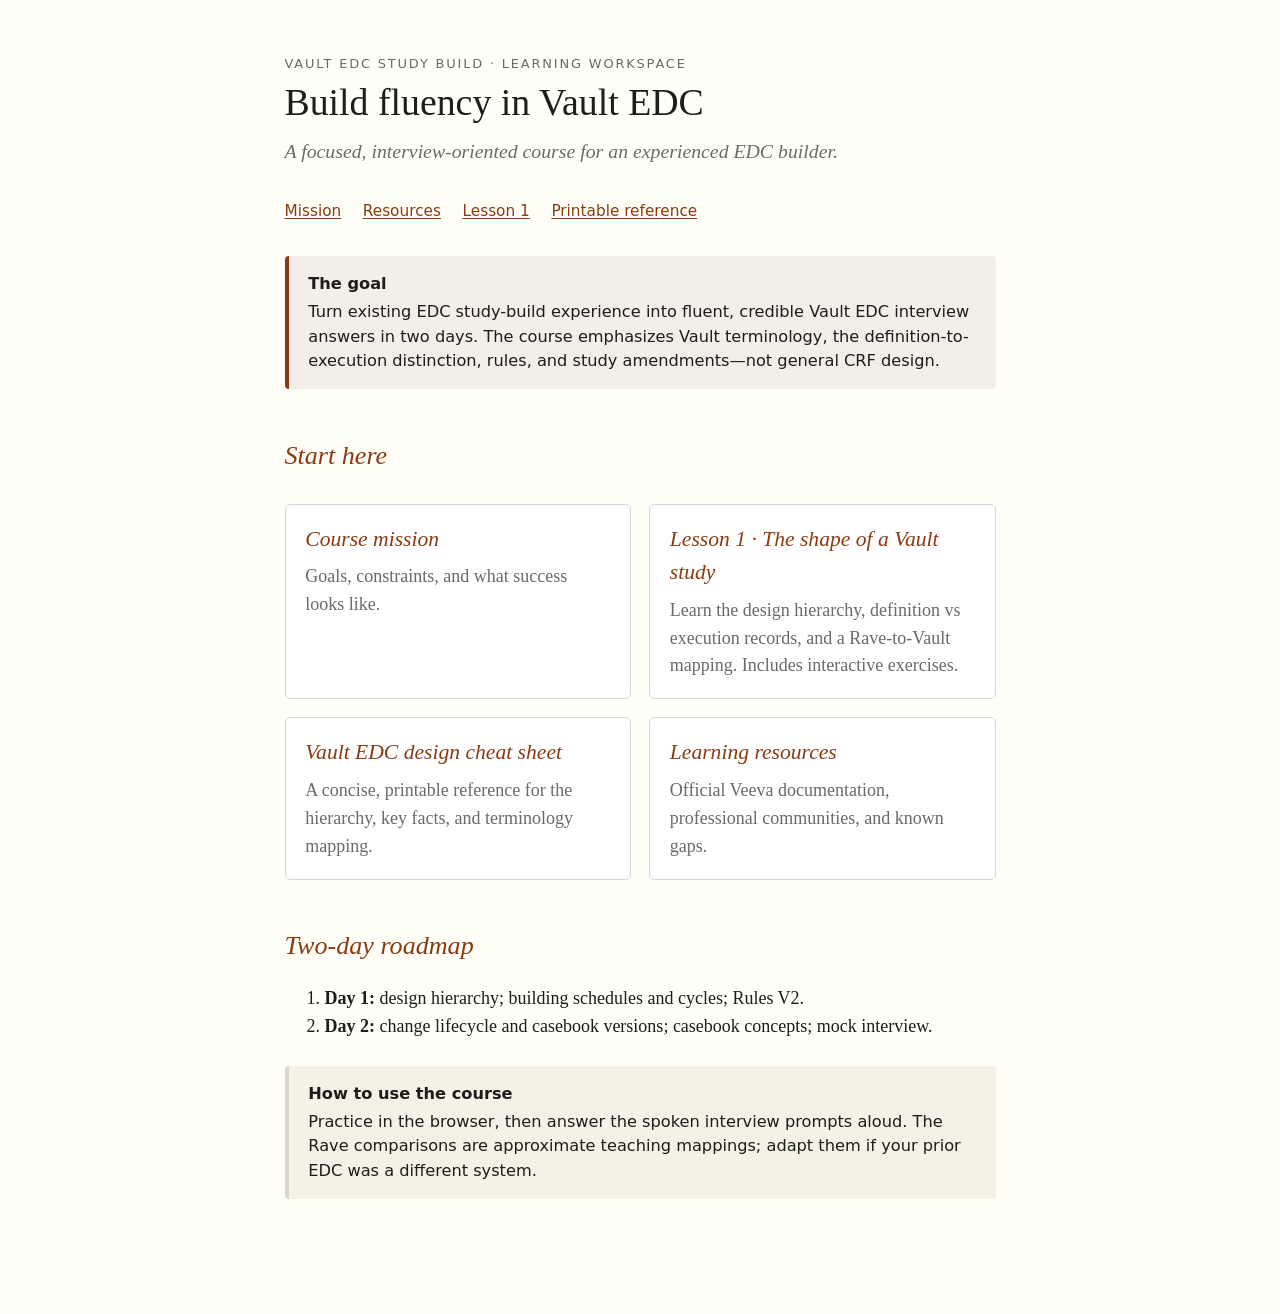
<file: index.html>
<!doctype html>
<html lang="en">
<head>
  <meta charset="utf-8">
  <meta name="viewport" content="width=device-width, initial-scale=1">
  <meta name="description" content="An interview-focused, two-day study plan for learning Veeva Vault EDC study building.">
  <title>Vault EDC Study Build · Learning workspace</title>
  <link rel="stylesheet" href="assets/course.css">
  <style>
    .cards { display: grid; grid-template-columns: repeat(auto-fit, minmax(14rem, 1fr)); gap: 1rem; margin: 1.5rem 0; }
    .card { display: block; padding: 1rem 1.1rem; border: 1px solid var(--rule); border-radius: 5px; background: #fff; text-decoration: none; }
    .card:hover { border-color: var(--accent); }
    .card h2 { margin: 0 0 .4rem; font-size: 1.2rem; }
    .card p { margin: 0; color: var(--muted); }
    .site-nav { display: flex; flex-wrap: wrap; gap: .8rem 1.2rem; font: .85rem var(--sans); margin: 0 0 2rem; }
  </style>
</head>
<body>
<main>
  <p class="kicker">Vault EDC study build · Learning workspace</p>
  <h1>Build fluency in Vault EDC</h1>
  <p class="subtitle">A focused, interview-oriented course for an experienced EDC builder.</p>

  <nav class="site-nav" aria-label="Course navigation">
    <a href="mission.html">Mission</a>
    <a href="resources.html">Resources</a>
    <a href="lessons/0001-vault-design-hierarchy.html">Lesson 1</a>
    <a href="reference/rave-to-vault.html">Printable reference</a>
  </nav>

  <div class="mission">
    <strong>The goal</strong>
    Turn existing EDC study-build experience into fluent, credible Vault EDC interview answers in two days. The course emphasizes Vault terminology, the definition-to-execution distinction, rules, and study amendments—not general CRF design.
  </div>

  <h2>Start here</h2>
  <div class="cards">
    <a class="card" href="mission.html">
      <h2>Course mission</h2>
      <p>Goals, constraints, and what success looks like.</p>
    </a>
    <a class="card" href="lessons/0001-vault-design-hierarchy.html">
      <h2>Lesson 1 · The shape of a Vault study</h2>
      <p>Learn the design hierarchy, definition vs execution records, and a Rave-to-Vault mapping. Includes interactive exercises.</p>
    </a>
    <a class="card" href="reference/rave-to-vault.html">
      <h2>Vault EDC design cheat sheet</h2>
      <p>A concise, printable reference for the hierarchy, key facts, and terminology mapping.</p>
    </a>
    <a class="card" href="resources.html">
      <h2>Learning resources</h2>
      <p>Official Veeva documentation, professional communities, and known gaps.</p>
    </a>
  </div>

  <h2>Two-day roadmap</h2>
  <ol>
    <li><strong>Day 1:</strong> design hierarchy; building schedules and cycles; Rules V2.</li>
    <li><strong>Day 2:</strong> change lifecycle and casebook versions; casebook concepts; mock interview.</li>
  </ol>

  <p class="note"><strong>How to use the course</strong>Practice in the browser, then answer the spoken interview prompts aloud. The Rave comparisons are approximate teaching mappings; adapt them if your prior EDC was a different system.</p>
</main>
</body>
</html>
</file>
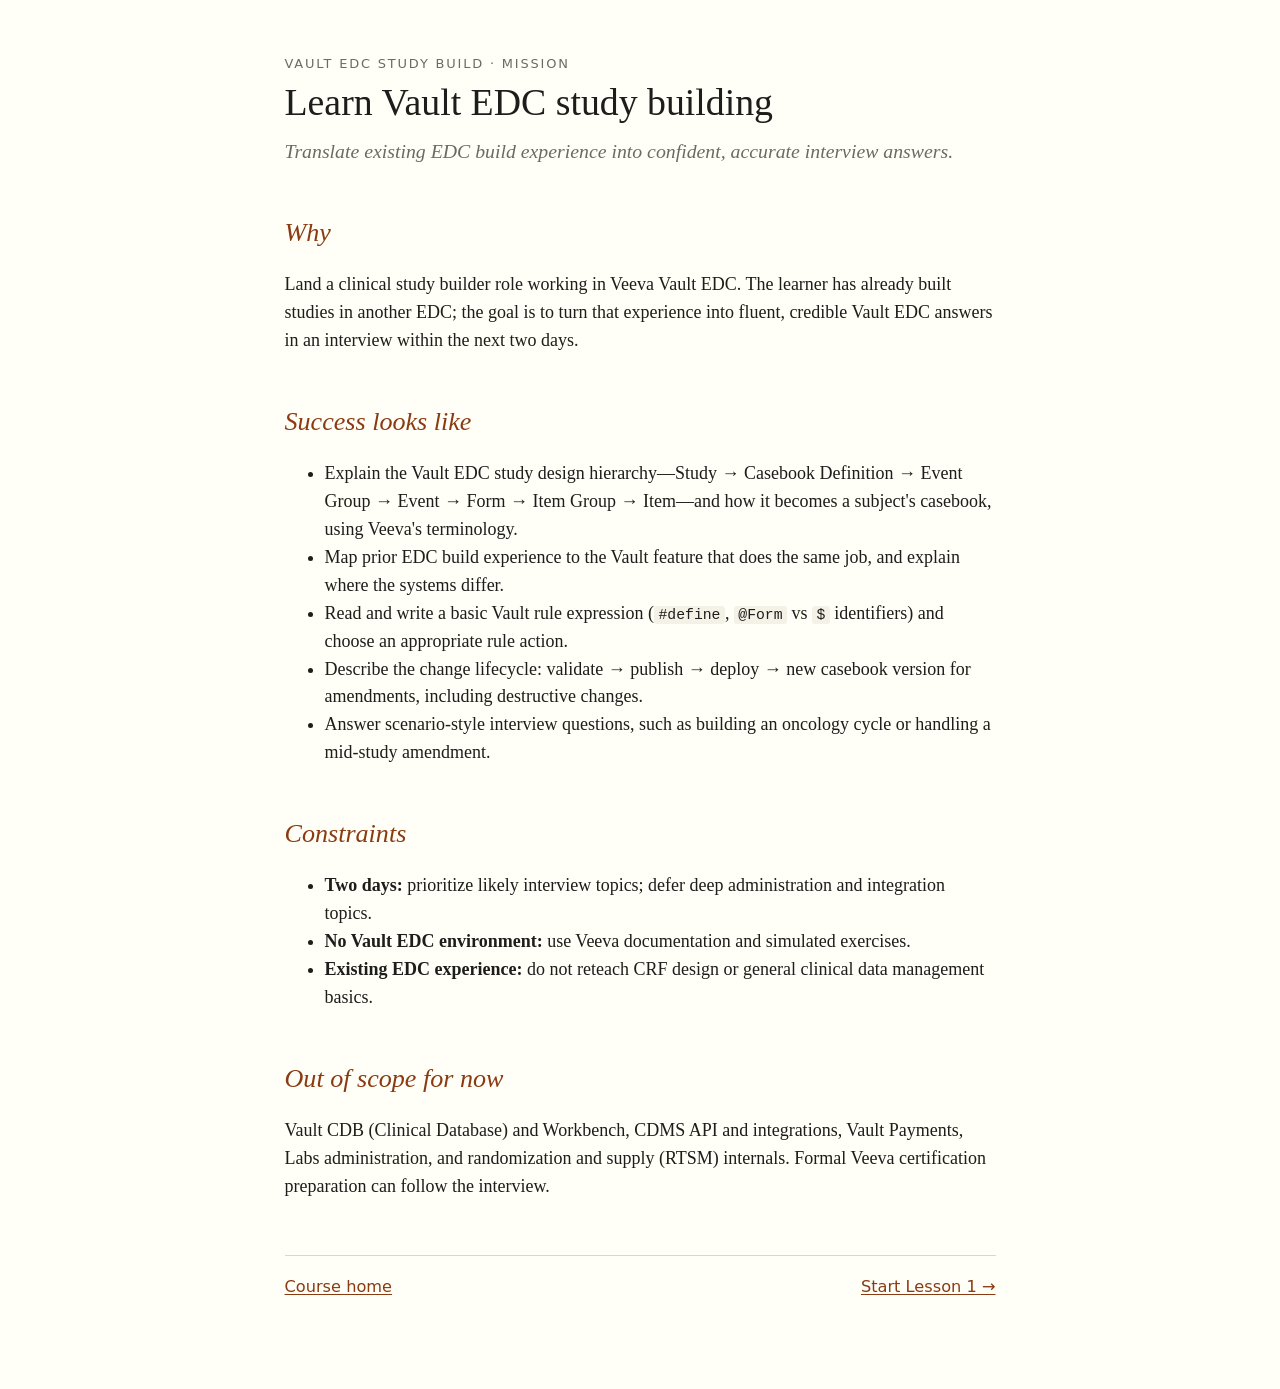
<file: mission.html>
<!doctype html>
<html lang="en">
<head>
  <meta charset="utf-8">
  <meta name="viewport" content="width=device-width, initial-scale=1">
  <title>Mission · Vault EDC Study Build</title>
  <link rel="stylesheet" href="assets/course.css">
</head>
<body>
<main>
  <p class="kicker">Vault EDC study build · Mission</p>
  <h1>Learn Vault EDC study building</h1>
  <p class="subtitle">Translate existing EDC build experience into confident, accurate interview answers.</p>

  <h2>Why</h2>
  <p>Land a clinical study builder role working in Veeva Vault EDC. The learner has already built studies in another EDC; the goal is to turn that experience into fluent, credible Vault EDC answers in an interview within the next two days.</p>

  <h2>Success looks like</h2>
  <ul>
    <li>Explain the Vault EDC study design hierarchy—Study → Casebook Definition → Event Group → Event → Form → Item Group → Item—and how it becomes a subject's casebook, using Veeva's terminology.</li>
    <li>Map prior EDC build experience to the Vault feature that does the same job, and explain where the systems differ.</li>
    <li>Read and write a basic Vault rule expression (<code>#define</code>, <code>@Form</code> vs <code>$</code> identifiers) and choose an appropriate rule action.</li>
    <li>Describe the change lifecycle: validate → publish → deploy → new casebook version for amendments, including destructive changes.</li>
    <li>Answer scenario-style interview questions, such as building an oncology cycle or handling a mid-study amendment.</li>
  </ul>

  <h2>Constraints</h2>
  <ul>
    <li><strong>Two days:</strong> prioritize likely interview topics; defer deep administration and integration topics.</li>
    <li><strong>No Vault EDC environment:</strong> use Veeva documentation and simulated exercises.</li>
    <li><strong>Existing EDC experience:</strong> do not reteach CRF design or general clinical data management basics.</li>
  </ul>

  <h2>Out of scope for now</h2>
  <p>Vault CDB (Clinical Database) and Workbench, CDMS API and integrations, Vault Payments, Labs administration, and randomization and supply (RTSM) internals. Formal Veeva certification preparation can follow the interview.</p>

  <nav class="next" aria-label="Course pages">
    <a href="index.html">Course home</a>
    <a href="lessons/0001-vault-design-hierarchy.html">Start Lesson 1 →</a>
  </nav>
</main>
</body>
</html>
</file>
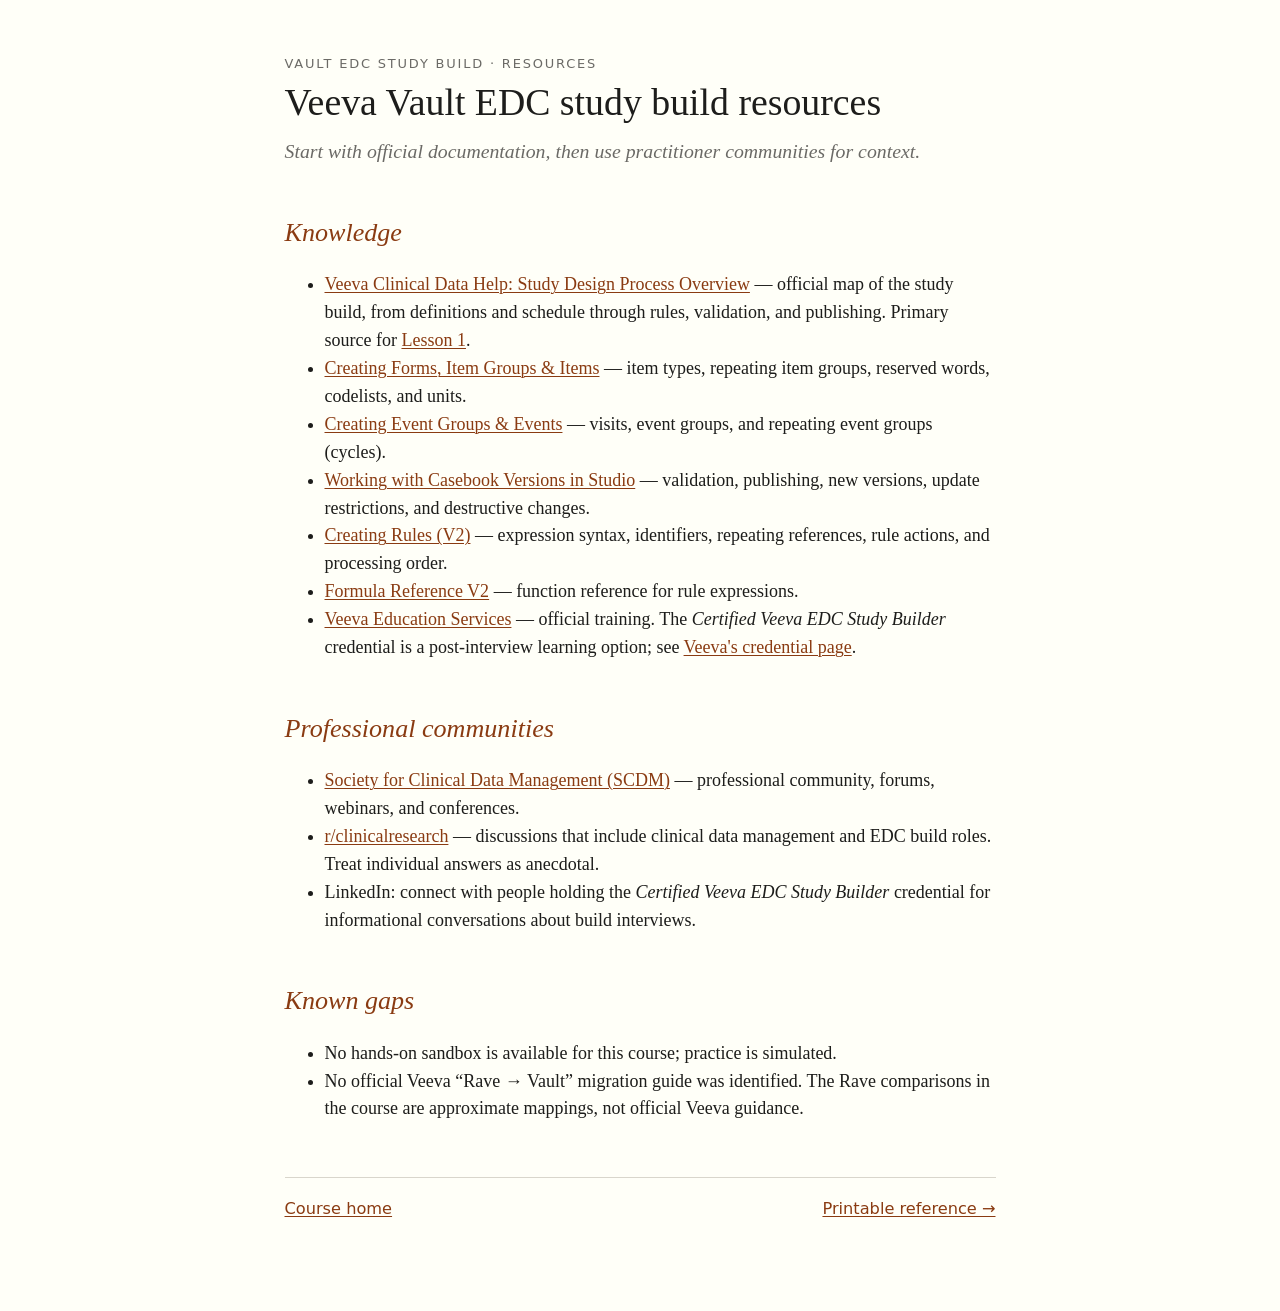
<file: resources.html>
<!doctype html>
<html lang="en">
<head>
  <meta charset="utf-8">
  <meta name="viewport" content="width=device-width, initial-scale=1">
  <title>Resources · Vault EDC Study Build</title>
  <link rel="stylesheet" href="assets/course.css">
</head>
<body>
<main>
  <p class="kicker">Vault EDC study build · Resources</p>
  <h1>Veeva Vault EDC study build resources</h1>
  <p class="subtitle">Start with official documentation, then use practitioner communities for context.</p>

  <h2>Knowledge</h2>
  <ul>
    <li><a href="https://clinicaldata.veevavault.help/en/lr/study-designers/study-design-process-overview/">Veeva Clinical Data Help: Study Design Process Overview</a> — official map of the study build, from definitions and schedule through rules, validation, and publishing. Primary source for <a href="lessons/0001-vault-design-hierarchy.html">Lesson 1</a>.</li>
    <li><a href="https://clinicaldata.veevavault.help/en/lr/study-designers/creating-forms/">Creating Forms, Item Groups &amp; Items</a> — item types, repeating item groups, reserved words, codelists, and units.</li>
    <li><a href="https://clinicaldata.veevavault.help/en/lr/study-designers/creating-events/">Creating Event Groups &amp; Events</a> — visits, event groups, and repeating event groups (cycles).</li>
    <li><a href="https://clinicaldata.veevavault.help/en/lr/study-designers/casebook-versions/">Working with Casebook Versions in Studio</a> — validation, publishing, new versions, update restrictions, and destructive changes.</li>
    <li><a href="https://clinicaldata.veevavault.help/en/lr/study-designers/rules/">Creating Rules (V2)</a> — expression syntax, identifiers, repeating references, rule actions, and processing order.</li>
    <li><a href="https://cdmshelp.veeva.com/gr/resources/formula-reference/">Formula Reference V2</a> — function reference for rule expressions.</li>
    <li><a href="https://education.veeva.com/">Veeva Education Services</a> — official training. The <em>Certified Veeva EDC Study Builder</em> credential is a post-interview learning option; see <a href="https://credentials.veeva.com/0014dd8a-25b0-4f0b-9a51-34122d74e3e1">Veeva's credential page</a>.</li>
  </ul>

  <h2>Professional communities</h2>
  <ul>
    <li><a href="https://scdm.org/">Society for Clinical Data Management (SCDM)</a> — professional community, forums, webinars, and conferences.</li>
    <li><a href="https://www.reddit.com/r/clinicalresearch/">r/clinicalresearch</a> — discussions that include clinical data management and EDC build roles. Treat individual answers as anecdotal.</li>
    <li>LinkedIn: connect with people holding the <em>Certified Veeva EDC Study Builder</em> credential for informational conversations about build interviews.</li>
  </ul>

  <h2>Known gaps</h2>
  <ul>
    <li>No hands-on sandbox is available for this course; practice is simulated.</li>
    <li>No official Veeva “Rave → Vault” migration guide was identified. The Rave comparisons in the course are approximate mappings, not official Veeva guidance.</li>
  </ul>

  <nav class="next" aria-label="Course pages">
    <a href="index.html">Course home</a>
    <a href="reference/rave-to-vault.html">Printable reference →</a>
  </nav>
</main>
</body>
</html>
</file>
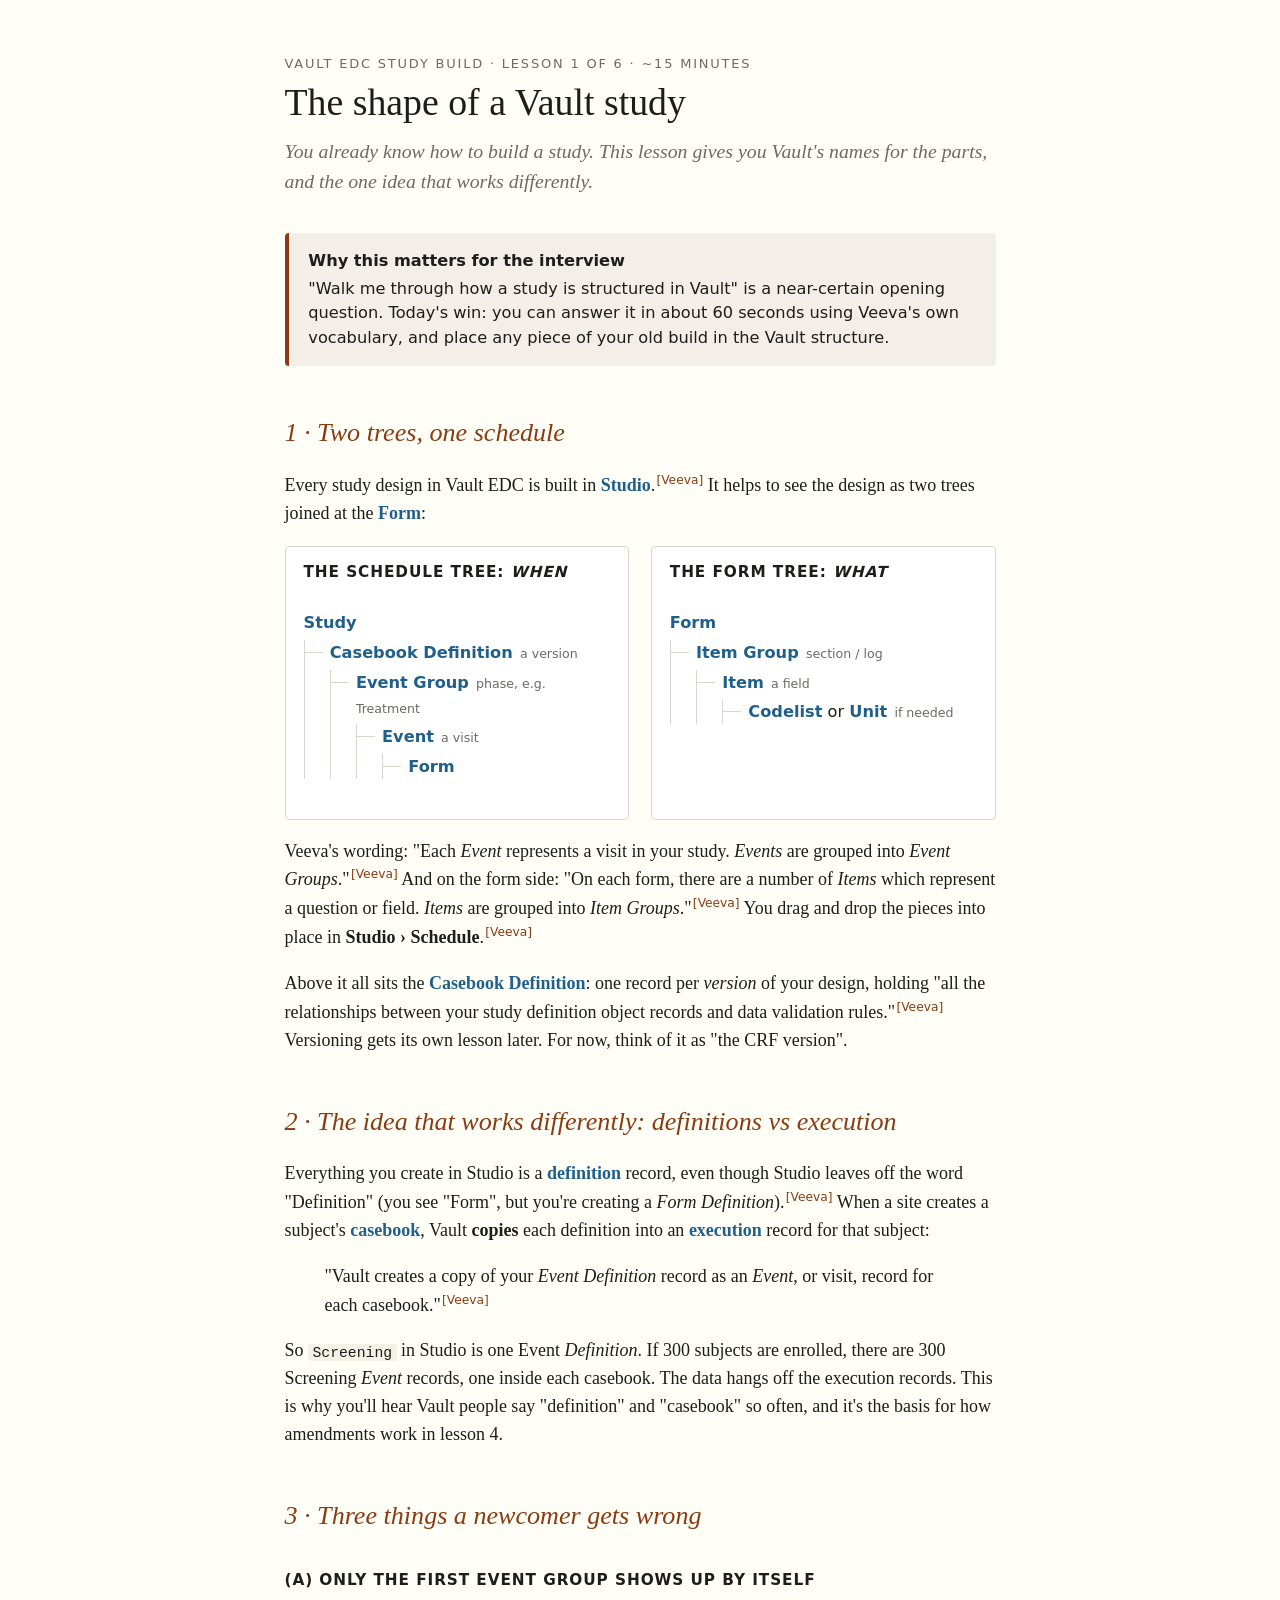
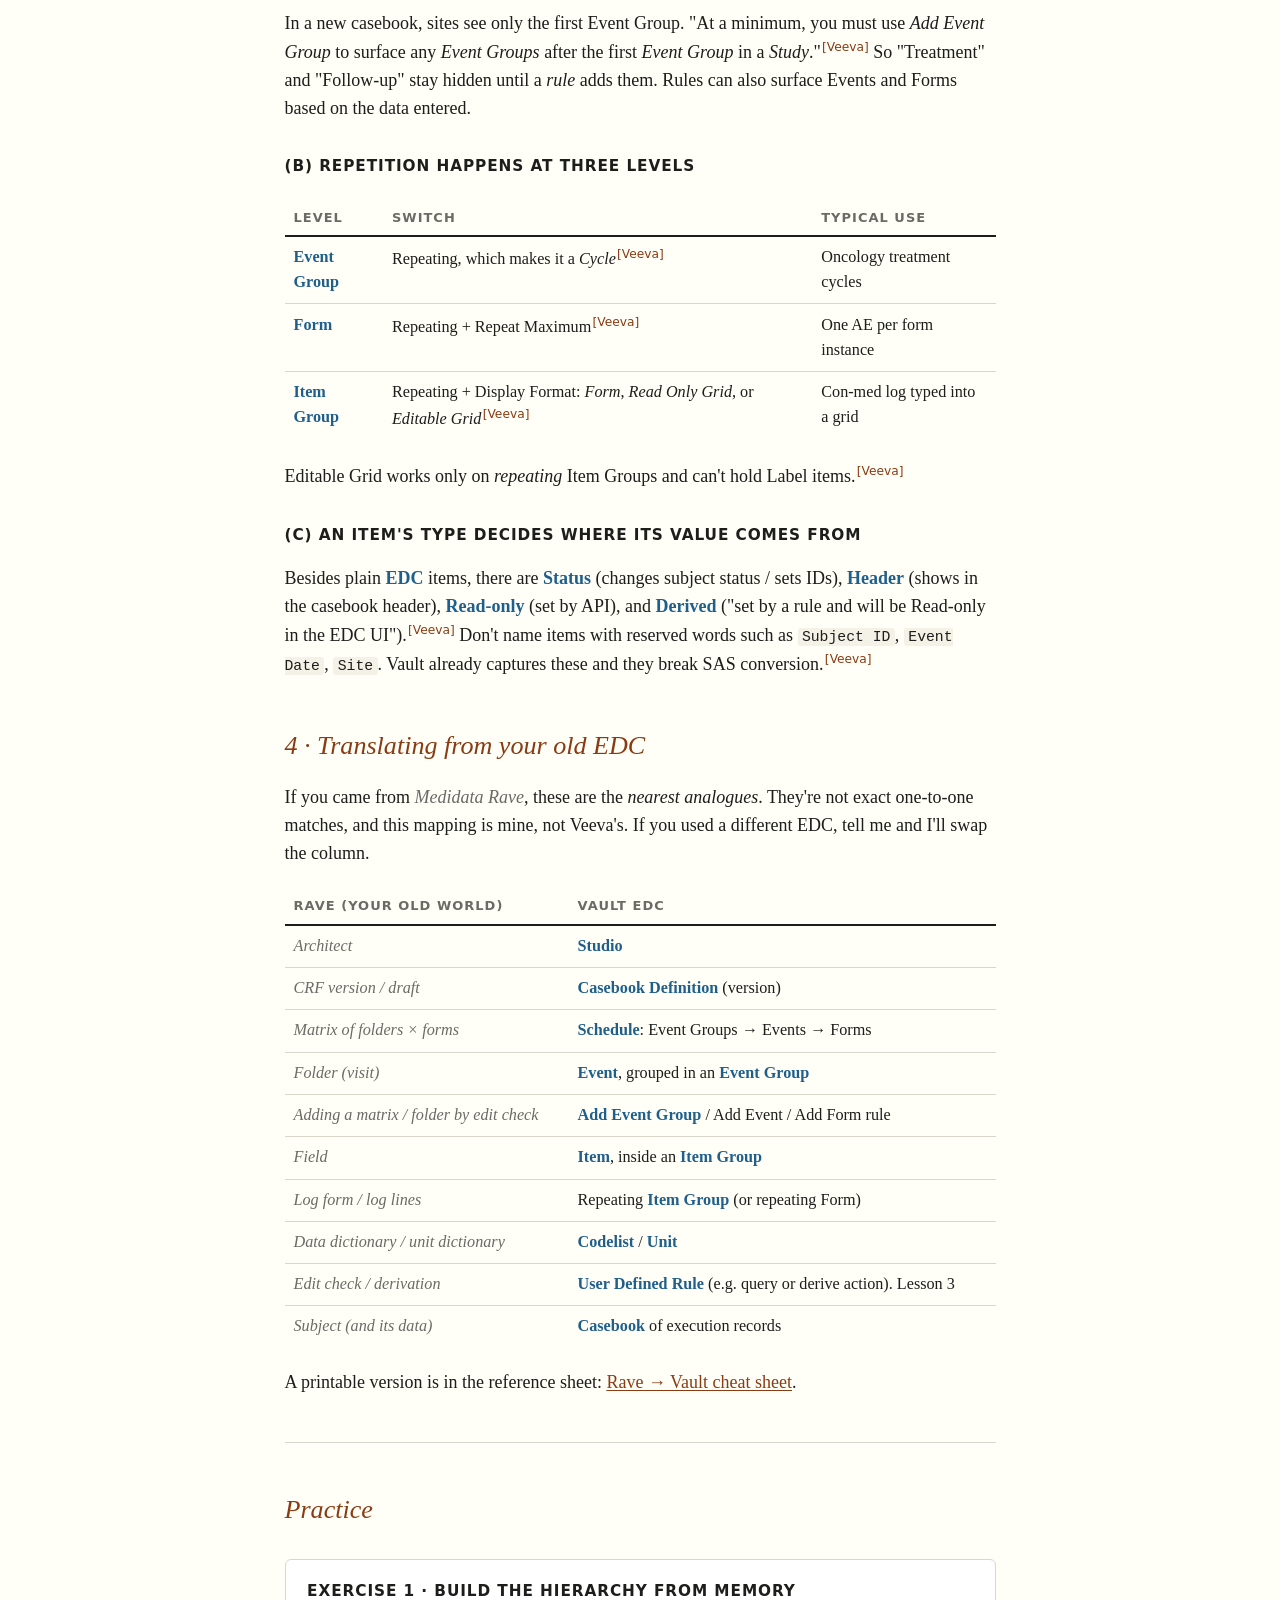
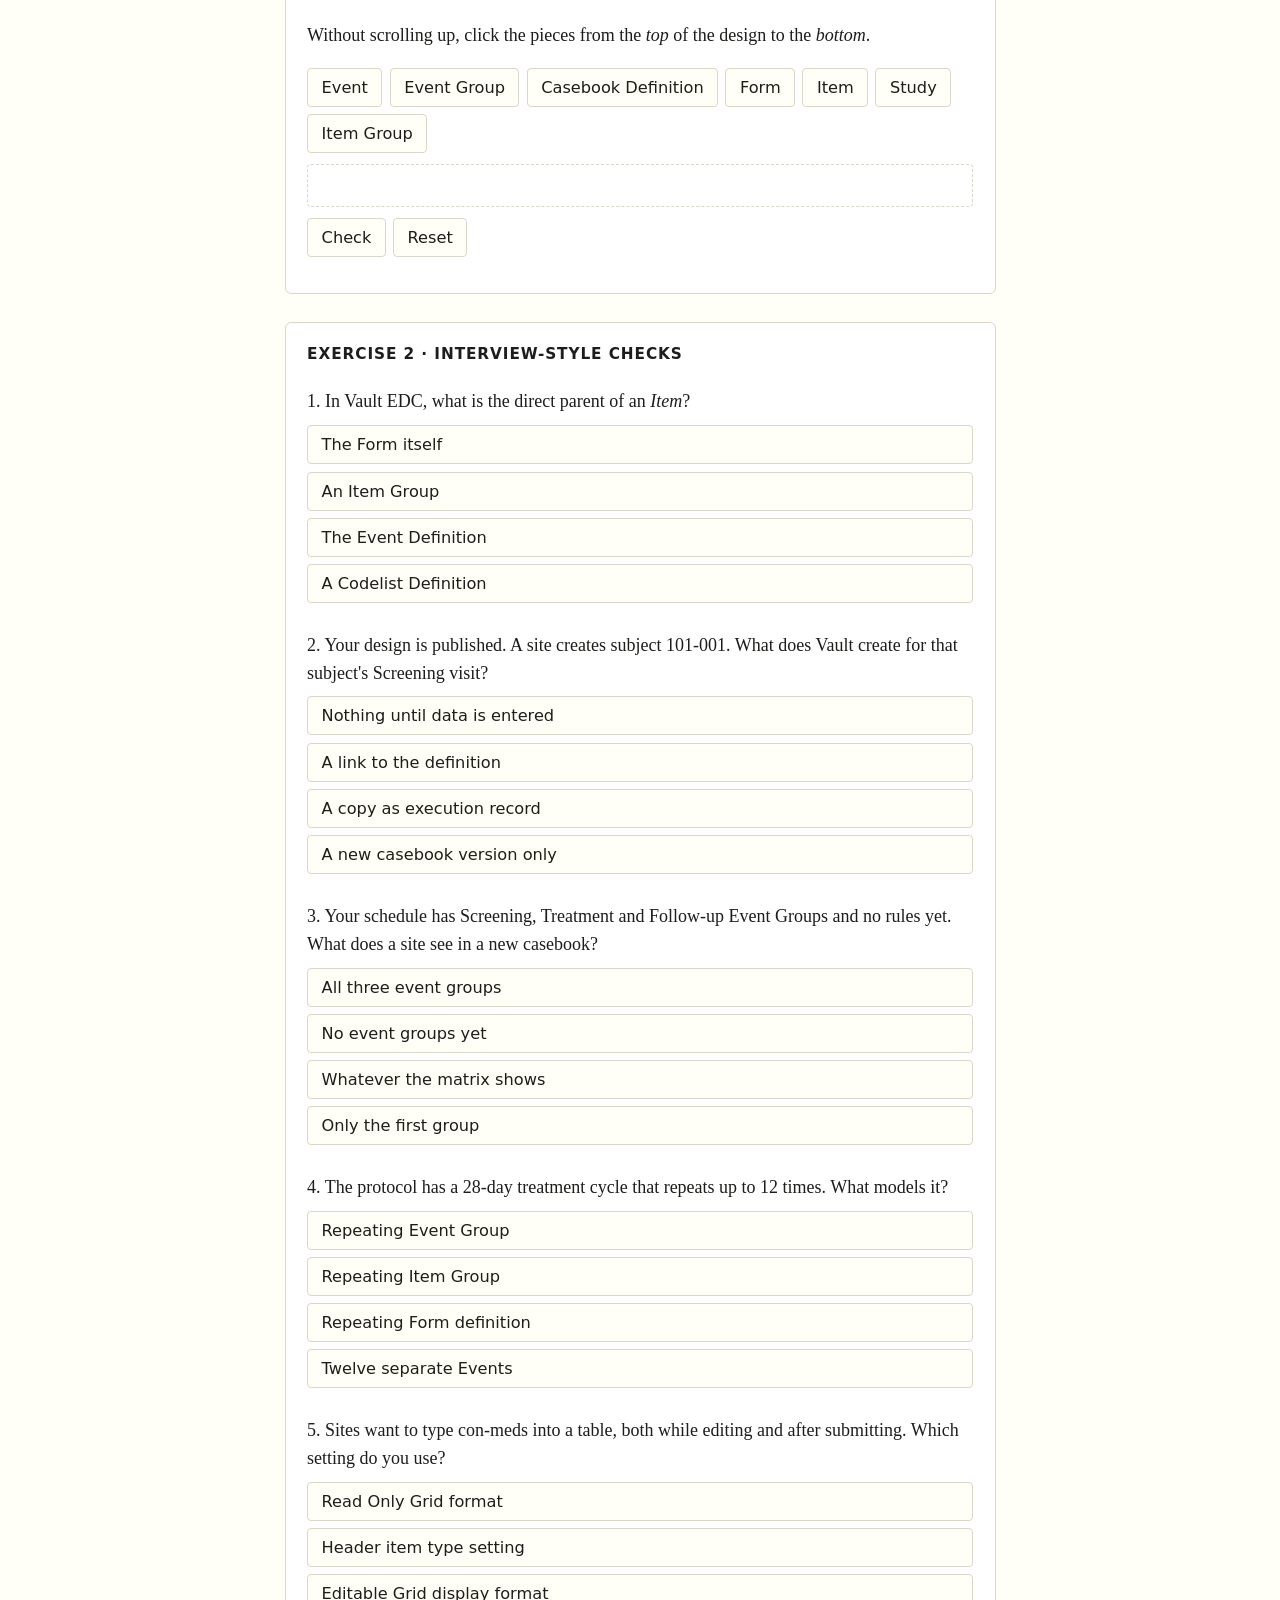
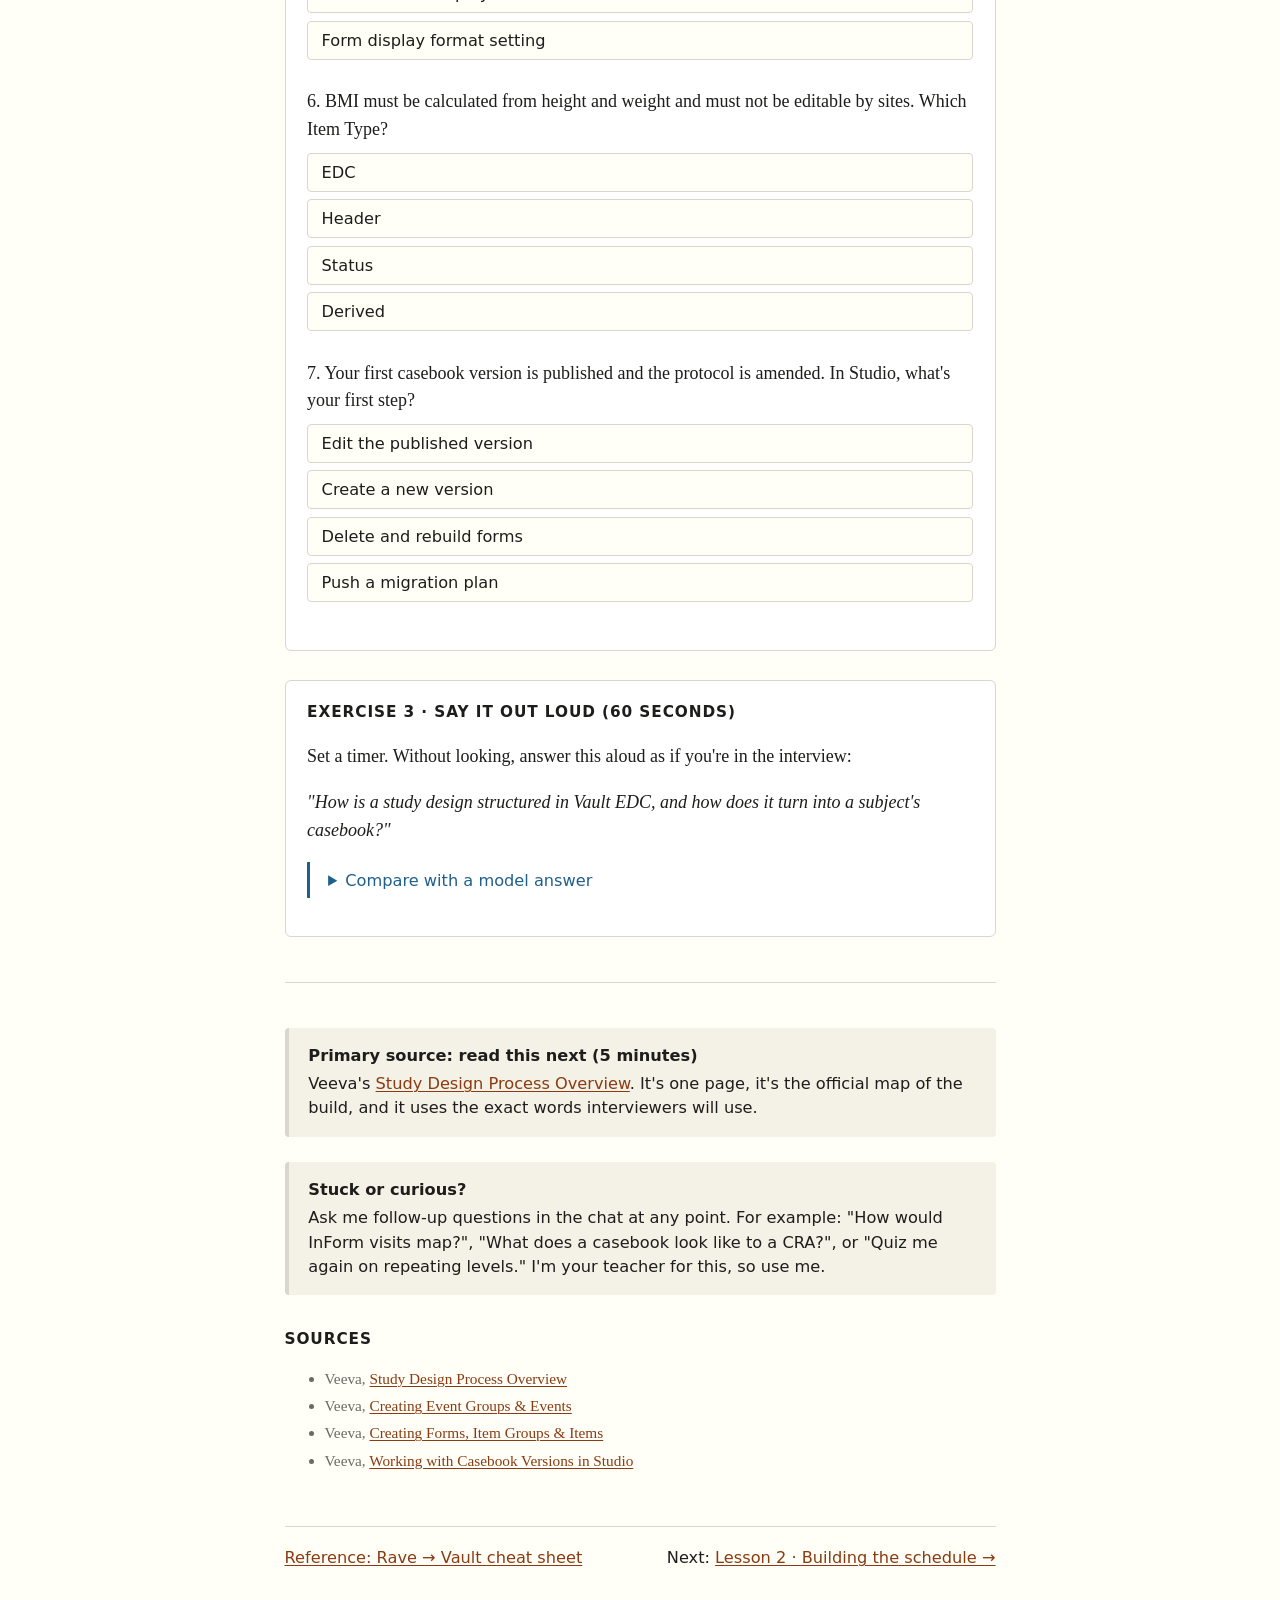
<file: lessons/0001-vault-design-hierarchy.html>
<!DOCTYPE html>
<html lang="en">
<head>
<meta charset="utf-8">
<meta name="viewport" content="width=device-width, initial-scale=1">
<title>Lesson 1 · The Vault EDC design hierarchy</title>
<link rel="stylesheet" href="../assets/course.css">
</head>
<body>
<main>

<p class="kicker">Vault EDC study build · Lesson 1 of 6 · ~15 minutes</p>
<h1>The shape of a Vault study</h1>
<p class="subtitle">You already know how to build a study. This lesson gives you Vault's names for the parts, and the one idea that works differently.</p>

<div class="mission">
  <strong>Why this matters for the interview</strong>
  "Walk me through how a study is structured in Vault" is a near-certain opening question. Today's win: you can answer it in about 60 seconds using Veeva's own vocabulary, and place any piece of your old build in the Vault structure.
</div>

<h2>1 · Two trees, one schedule</h2>

<p>Every study design in Vault EDC is built in <span class="v">Studio</span>.<a class="cite" href="https://clinicaldata.veevavault.help/en/lr/study-designers/study-design-process-overview/">Veeva</a> It helps to see the design as two trees joined at the <span class="v">Form</span>:</p>

<div class="split">
<div>
<h3>The schedule tree: <em>when</em></h3>
<ul class="tree">
  <li><span class="v">Study</span>
    <ul><li><span class="v">Casebook Definition</span><span class="tag">a version</span>
      <ul><li><span class="v">Event Group</span><span class="tag">phase, e.g. Treatment</span>
        <ul><li><span class="v">Event</span><span class="tag">a visit</span>
          <ul><li><span class="v">Form</span></li></ul>
        </li></ul>
      </li></ul>
    </li></ul>
  </li>
</ul>
</div>
<div>
<h3>The form tree: <em>what</em></h3>
<ul class="tree">
  <li><span class="v">Form</span>
    <ul><li><span class="v">Item Group</span><span class="tag">section / log</span>
      <ul><li><span class="v">Item</span><span class="tag">a field</span>
        <ul><li><span class="v">Codelist</span> or <span class="v">Unit</span><span class="tag">if needed</span></li></ul>
      </li></ul>
    </li></ul>
  </li>
</ul>
</div>
</div>

<p>Veeva's wording: "Each <em>Event</em> represents a visit in your study. <em>Events</em> are grouped into <em>Event Groups</em>."<a class="cite" href="https://clinicaldata.veevavault.help/en/lr/study-designers/creating-events/">Veeva</a> And on the form side: "On each form, there are a number of <em>Items</em> which represent a question or field. <em>Items</em> are grouped into <em>Item Groups</em>."<a class="cite" href="https://clinicaldata.veevavault.help/en/lr/study-designers/creating-forms/">Veeva</a> You drag and drop the pieces into place in <strong>Studio › Schedule</strong>.<a class="cite" href="https://clinicaldata.veevavault.help/en/lr/study-designers/study-design-process-overview/">Veeva</a></p>

<p>Above it all sits the <span class="v">Casebook Definition</span>: one record per <em>version</em> of your design, holding "all the relationships between your study definition object records and data validation rules."<a class="cite" href="https://clinicaldata.veevavault.help/en/lr/study-designers/casebook-versions/">Veeva</a> Versioning gets its own lesson later. For now, think of it as "the CRF version".</p>

<h2>2 · The idea that works differently: definitions vs execution</h2>

<p>Everything you create in Studio is a <span class="v">definition</span> record, even though Studio leaves off the word "Definition" (you see "Form", but you're creating a <em>Form Definition</em>).<a class="cite" href="https://clinicaldata.veevavault.help/en/lr/study-designers/creating-forms/">Veeva</a> When a site creates a subject's <span class="v">casebook</span>, Vault <strong>copies</strong> each definition into an <span class="v">execution</span> record for that subject:</p>

<blockquote><p>"Vault creates a copy of your <em>Event Definition</em> record as an <em>Event</em>, or visit, record for each casebook."<a class="cite" href="https://clinicaldata.veevavault.help/en/lr/study-designers/study-design-process-overview/">Veeva</a></p></blockquote>

<p>So <code>Screening</code> in Studio is one Event <em>Definition</em>. If 300 subjects are enrolled, there are 300 Screening <em>Event</em> records, one inside each casebook. The data hangs off the execution records. This is why you'll hear Vault people say "definition" and "casebook" so often, and it's the basis for how amendments work in lesson 4.</p>

<h2>3 · Three things a newcomer gets wrong</h2>

<h3>(a) Only the first Event Group shows up by itself</h3>
<p>In a new casebook, sites see only the first Event Group. "At a minimum, you must use <em>Add Event Group</em> to surface any <em>Event Groups</em> after the first <em>Event Group</em> in a <em>Study</em>."<a class="cite" href="https://clinicaldata.veevavault.help/en/lr/study-designers/study-design-process-overview/">Veeva</a> So "Treatment" and "Follow-up" stay hidden until a <em>rule</em> adds them. Rules can also surface Events and Forms based on the data entered.</p>

<h3>(b) Repetition happens at three levels</h3>
<table>
<thead><tr><th>Level</th><th>Switch</th><th>Typical use</th></tr></thead>
<tbody>
<tr><td><span class="v">Event Group</span></td><td>Repeating, which makes it a <em>Cycle</em><a class="cite" href="https://clinicaldata.veevavault.help/en/lr/study-designers/creating-events/">Veeva</a></td><td>Oncology treatment cycles</td></tr>
<tr><td><span class="v">Form</span></td><td>Repeating + Repeat Maximum<a class="cite" href="https://clinicaldata.veevavault.help/en/lr/study-designers/creating-forms/">Veeva</a></td><td>One AE per form instance</td></tr>
<tr><td><span class="v">Item Group</span></td><td>Repeating + Display Format: <em>Form</em>, <em>Read Only Grid</em>, or <em>Editable Grid</em><a class="cite" href="https://clinicaldata.veevavault.help/en/lr/study-designers/creating-forms/">Veeva</a></td><td>Con-med log typed into a grid</td></tr>
</tbody>
</table>
<p>Editable Grid works only on <em>repeating</em> Item Groups and can't hold Label items.<a class="cite" href="https://clinicaldata.veevavault.help/en/lr/study-designers/creating-forms/">Veeva</a></p>

<h3>(c) An Item's type decides where its value comes from</h3>
<p>Besides plain <span class="v">EDC</span> items, there are <span class="v">Status</span> (changes subject status / sets IDs), <span class="v">Header</span> (shows in the casebook header), <span class="v">Read-only</span> (set by API), and <span class="v">Derived</span> ("set by a rule and will be Read-only in the EDC UI").<a class="cite" href="https://clinicaldata.veevavault.help/en/lr/study-designers/creating-forms/">Veeva</a> Don't name items with reserved words such as <code>Subject ID</code>, <code>Event Date</code>, <code>Site</code>. Vault already captures these and they break SAS conversion.<a class="cite" href="https://clinicaldata.veevavault.help/en/lr/study-designers/creating-forms/">Veeva</a></p>

<h2>4 · Translating from your old EDC</h2>
<p>If you came from <span class="o">Medidata Rave</span>, these are the <em>nearest analogues</em>. They're not exact one-to-one matches, and this mapping is mine, not Veeva's. If you used a different EDC, tell me and I'll swap the column.</p>
<table>
<thead><tr><th>Rave (your old world)</th><th>Vault EDC</th></tr></thead>
<tbody>
<tr><td class="o">Architect</td><td><span class="v">Studio</span></td></tr>
<tr><td class="o">CRF version / draft</td><td><span class="v">Casebook Definition</span> (version)</td></tr>
<tr><td class="o">Matrix of folders × forms</td><td><span class="v">Schedule</span>: Event Groups → Events → Forms</td></tr>
<tr><td class="o">Folder (visit)</td><td><span class="v">Event</span>, grouped in an <span class="v">Event Group</span></td></tr>
<tr><td class="o">Adding a matrix / folder by edit check</td><td><span class="v">Add Event Group</span> / Add Event / Add Form rule</td></tr>
<tr><td class="o">Field</td><td><span class="v">Item</span>, inside an <span class="v">Item Group</span></td></tr>
<tr><td class="o">Log form / log lines</td><td>Repeating <span class="v">Item Group</span> (or repeating Form)</td></tr>
<tr><td class="o">Data dictionary / unit dictionary</td><td><span class="v">Codelist</span> / <span class="v">Unit</span></td></tr>
<tr><td class="o">Edit check / derivation</td><td><span class="v">User Defined Rule</span> (e.g. query or derive action). Lesson 3</td></tr>
<tr><td class="o">Subject (and its data)</td><td><span class="v">Casebook</span> of execution records</td></tr>
</tbody>
</table>
<p>A printable version is in the reference sheet: <a href="../reference/rave-to-vault.html">Rave → Vault cheat sheet</a>.</p>

<hr>

<h2>Practice</h2>

<div class="exercise order" data-solution="Study|Casebook Definition|Event Group|Event|Form|Item Group|Item">
  <h3>Exercise 1 · Build the hierarchy from memory</h3>
  <p>Without scrolling up, click the pieces from the <em>top</em> of the design to the <em>bottom</em>.</p>
</div>
<script src="../assets/order.js"></script>

<div class="exercise quiz">
  <h3>Exercise 2 · Interview-style checks</h3>

  <div class="q" data-answer="1">
    <p class="q-stem">1. In Vault EDC, what is the direct parent of an <em>Item</em>?</p>
    <div class="q-opts">
      <button class="opt">The Form itself</button>
      <button class="opt">An Item Group</button>
      <button class="opt">The Event Definition</button>
      <button class="opt">A Codelist Definition</button>
    </div>
    <p class="why">Forms contain Item Groups, and Item Groups contain Items. A Codelist hangs <em>below</em> an Item, as its list of choices.</p>
  </div>

  <div class="q" data-answer="2">
    <p class="q-stem">2. Your design is published. A site creates subject 101-001. What does Vault create for that subject's Screening visit?</p>
    <div class="q-opts">
      <button class="opt">Nothing until data is entered</button>
      <button class="opt">A link to the definition</button>
      <button class="opt">A copy as execution record</button>
      <button class="opt">A new casebook version only</button>
    </div>
    <p class="why">At casebook creation, Vault copies the Event Definition into an Event (execution) record for that casebook.</p>
  </div>

  <div class="q" data-answer="3">
    <p class="q-stem">3. Your schedule has Screening, Treatment and Follow-up Event Groups and no rules yet. What does a site see in a new casebook?</p>
    <div class="q-opts">
      <button class="opt">All three event groups</button>
      <button class="opt">No event groups yet</button>
      <button class="opt">Whatever the matrix shows</button>
      <button class="opt">Only the first group</button>
    </div>
    <p class="why">Event Groups after the first must be surfaced with an <em>Add Event Group</em> rule. Building that rule is a classic first task.</p>
  </div>

  <div class="q" data-answer="0">
    <p class="q-stem">4. The protocol has a 28-day treatment cycle that repeats up to 12 times. What models it?</p>
    <div class="q-opts">
      <button class="opt">Repeating Event Group</button>
      <button class="opt">Repeating Item Group</button>
      <button class="opt">Repeating Form definition</button>
      <button class="opt">Twelve separate Events</button>
    </div>
    <p class="why">A repeating Event Group is what Vault calls a <em>Cycle</em>. Each cycle holds its own visits (Events).</p>
  </div>

  <div class="q" data-answer="2">
    <p class="q-stem">5. Sites want to type con-meds into a table, both while editing and after submitting. Which setting do you use?</p>
    <div class="q-opts">
      <button class="opt">Read Only Grid format</button>
      <button class="opt">Header item type setting</button>
      <button class="opt">Editable Grid display format</button>
      <button class="opt">Form display format setting</button>
    </div>
    <p class="why">Editable Grid shows the repeating Item Group as a grid in both Edit and Submitted states. Read Only Grid shows a grid only after submission.</p>
  </div>

  <div class="q" data-answer="3">
    <p class="q-stem">6. BMI must be calculated from height and weight and must not be editable by sites. Which Item Type?</p>
    <div class="q-opts">
      <button class="opt">EDC</button>
      <button class="opt">Header</button>
      <button class="opt">Status</button>
      <button class="opt">Derived</button>
    </div>
    <p class="why">A Derived item's value is set by a rule and is read-only in the EDC UI.</p>
  </div>

  <div class="q" data-answer="1">
    <p class="q-stem">7. Your first casebook version is published and the protocol is amended. In Studio, what's your first step?</p>
    <div class="q-opts">
      <button class="opt">Edit the published version</button>
      <button class="opt">Create a new version</button>
      <button class="opt">Delete and rebuild forms</button>
      <button class="opt">Push a migration plan</button>
    </div>
    <p class="why">Publishing makes definitions read-only (rules excepted). Changes go into a new Casebook Definition version. Lesson 4 goes deeper.</p>
  </div>
</div>
<script src="../assets/quiz.js"></script>

<div class="exercise">
  <h3>Exercise 3 · Say it out loud (60 seconds)</h3>
  <p>Set a timer. Without looking, answer this aloud as if you're in the interview:</p>
  <p><em>"How is a study design structured in Vault EDC, and how does it turn into a subject's casebook?"</em></p>
  <details>
    <summary>Compare with a model answer</summary>
    <p>"In Vault you build in Studio. The design is a Casebook Definition, one per version, holding a schedule of Event Groups, which contain Events (the visits), which contain Forms. Each Form has Item Groups, and Item Groups have Items, which can use Codelists and Units. Everything in Studio is a definition. When a site creates a subject, Vault copies those definitions into execution records in that subject's casebook. Only the first Event Group appears automatically, so later ones are surfaced with Add Event Group rules. Repetition can be at the Event Group level for cycles, the Form level, or the Item Group level, which can be shown as an editable grid. Coming from Rave, it's the matrix-and-folder model, but with an explicit definition/execution split and versioned casebook definitions."</p>
    <p class="sources">Check: did you mention (1) the hierarchy, (2) definition → execution copy, (3) Add Event Group? Those three are what set you apart from someone who only read a brochure.</p>
  </details>
</div>

<hr>

<div class="note">
  <strong>Primary source: read this next (5 minutes)</strong>
  Veeva's <a href="https://clinicaldata.veevavault.help/en/lr/study-designers/study-design-process-overview/">Study Design Process Overview</a>. It's one page, it's the official map of the build, and it uses the exact words interviewers will use.
</div>

<div class="note">
  <strong>Stuck or curious?</strong>
  Ask me follow-up questions in the chat at any point. For example: "How would InForm visits map?", "What does a casebook look like to a CRA?", or "Quiz me again on repeating levels." I'm your teacher for this, so use me.
</div>

<h3>Sources</h3>
<ul class="sources">
  <li>Veeva, <a href="https://clinicaldata.veevavault.help/en/lr/study-designers/study-design-process-overview/">Study Design Process Overview</a></li>
  <li>Veeva, <a href="https://clinicaldata.veevavault.help/en/lr/study-designers/creating-events/">Creating Event Groups &amp; Events</a></li>
  <li>Veeva, <a href="https://clinicaldata.veevavault.help/en/lr/study-designers/creating-forms/">Creating Forms, Item Groups &amp; Items</a></li>
  <li>Veeva, <a href="https://clinicaldata.veevavault.help/en/lr/study-designers/casebook-versions/">Working with Casebook Versions in Studio</a></li>
</ul>

<nav class="next">
  <span><a href="../reference/rave-to-vault.html">Reference: Rave → Vault cheat sheet</a></span>
  <span>Next: <a href="0002-building-the-schedule.html">Lesson 2 · Building the schedule →</a></span>
</nav>

</main>
</body>
</html>
</file>
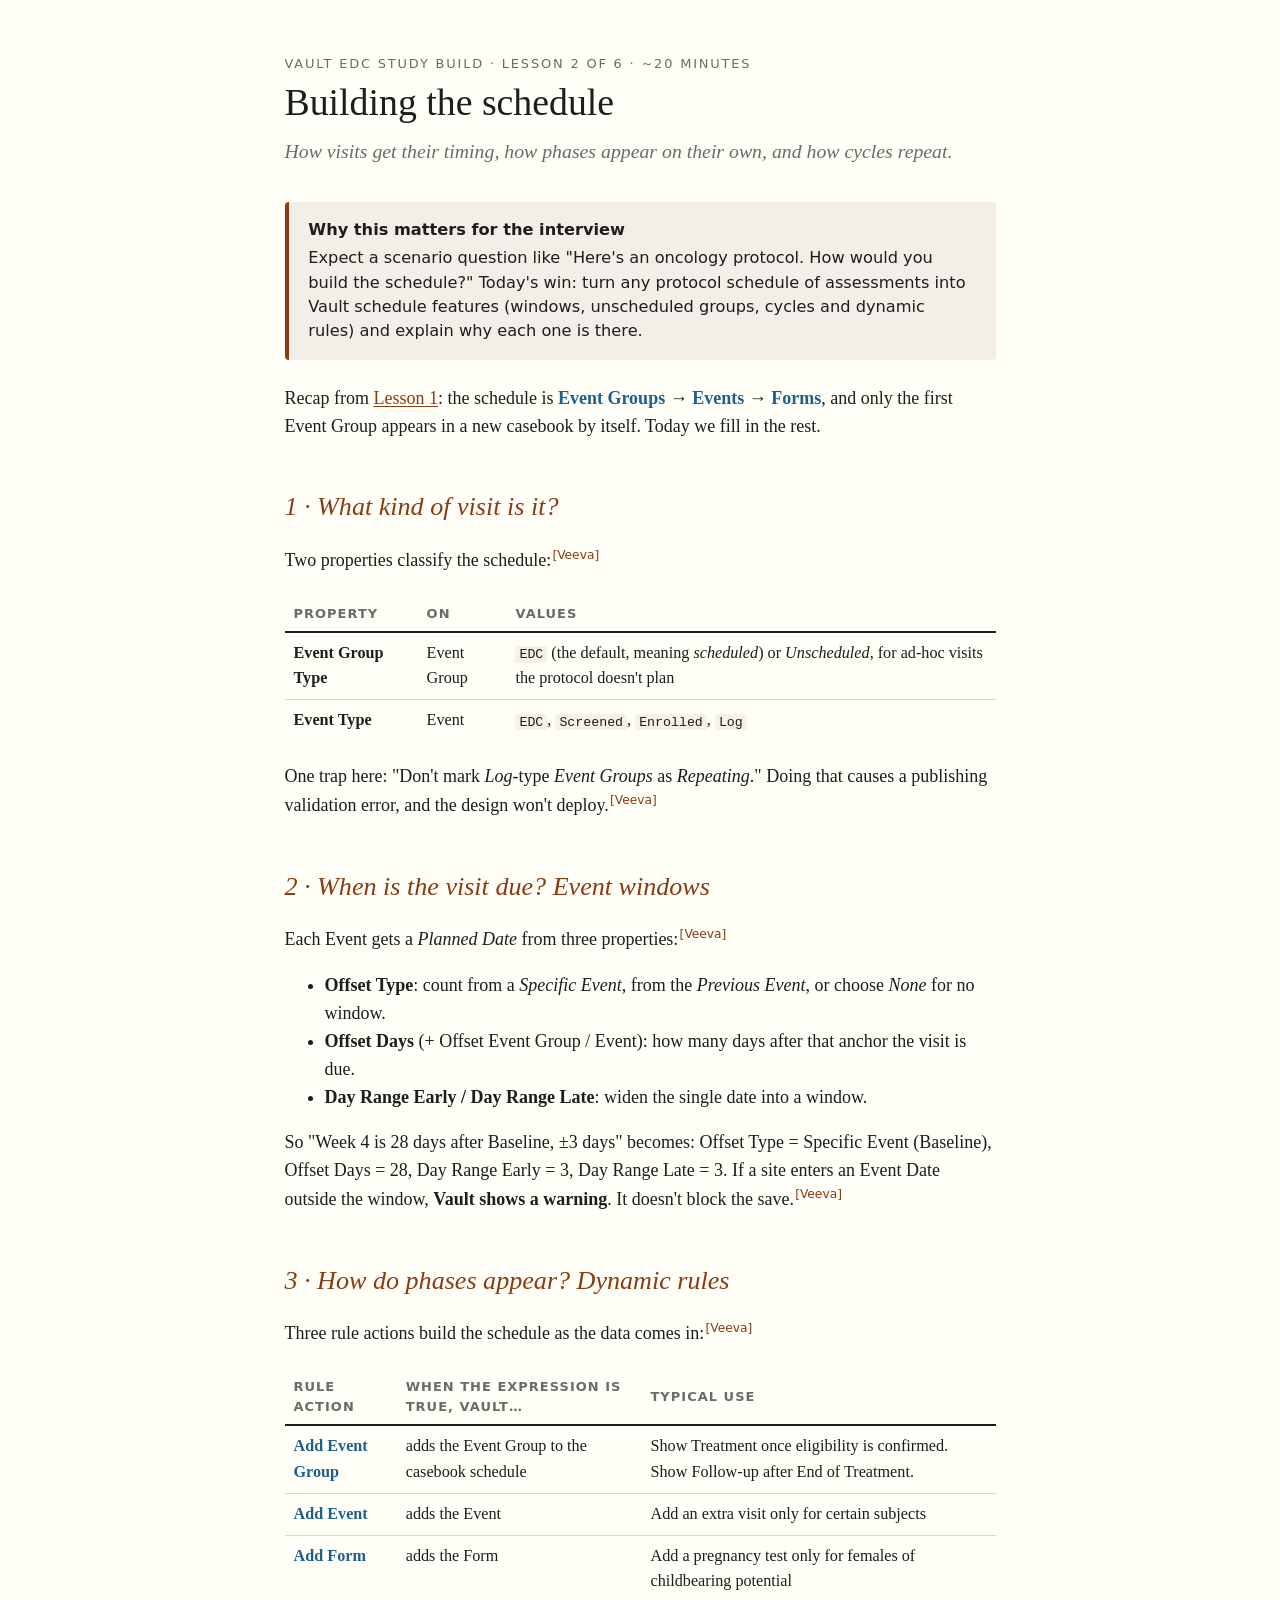
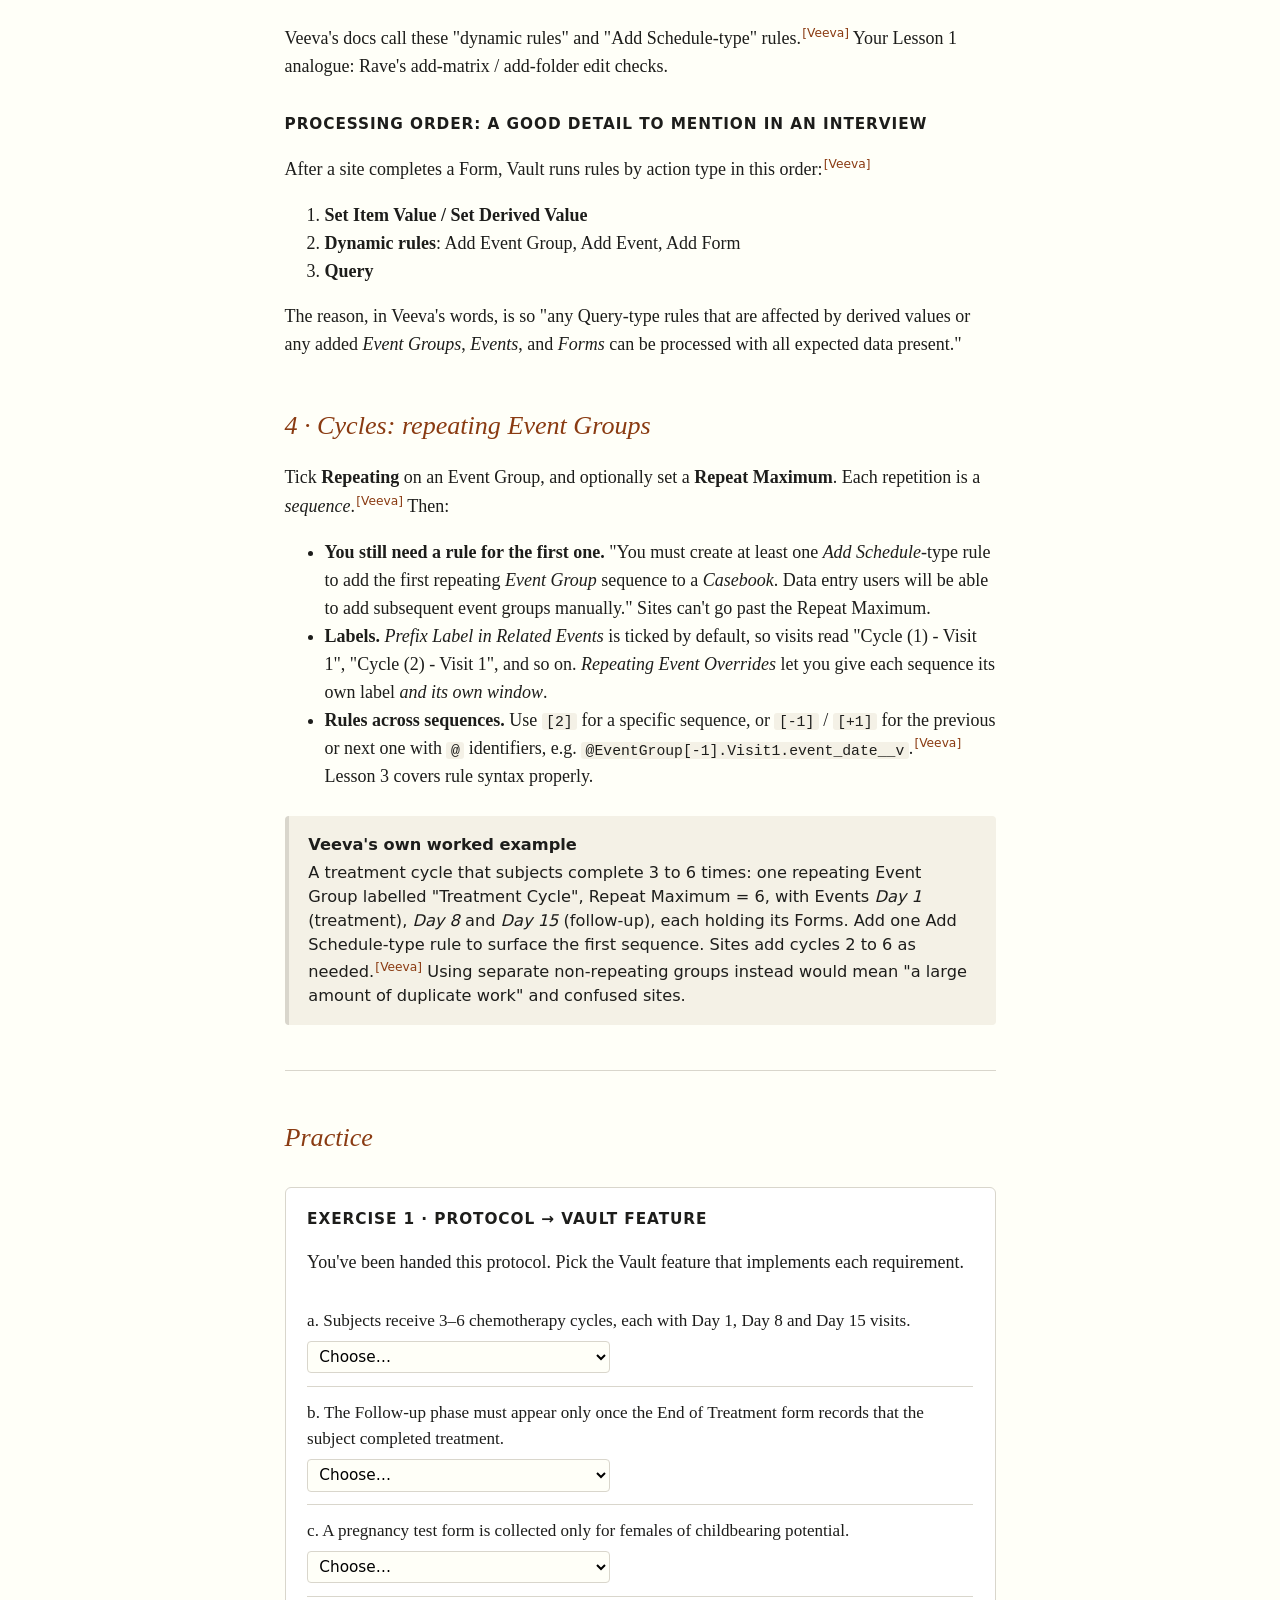
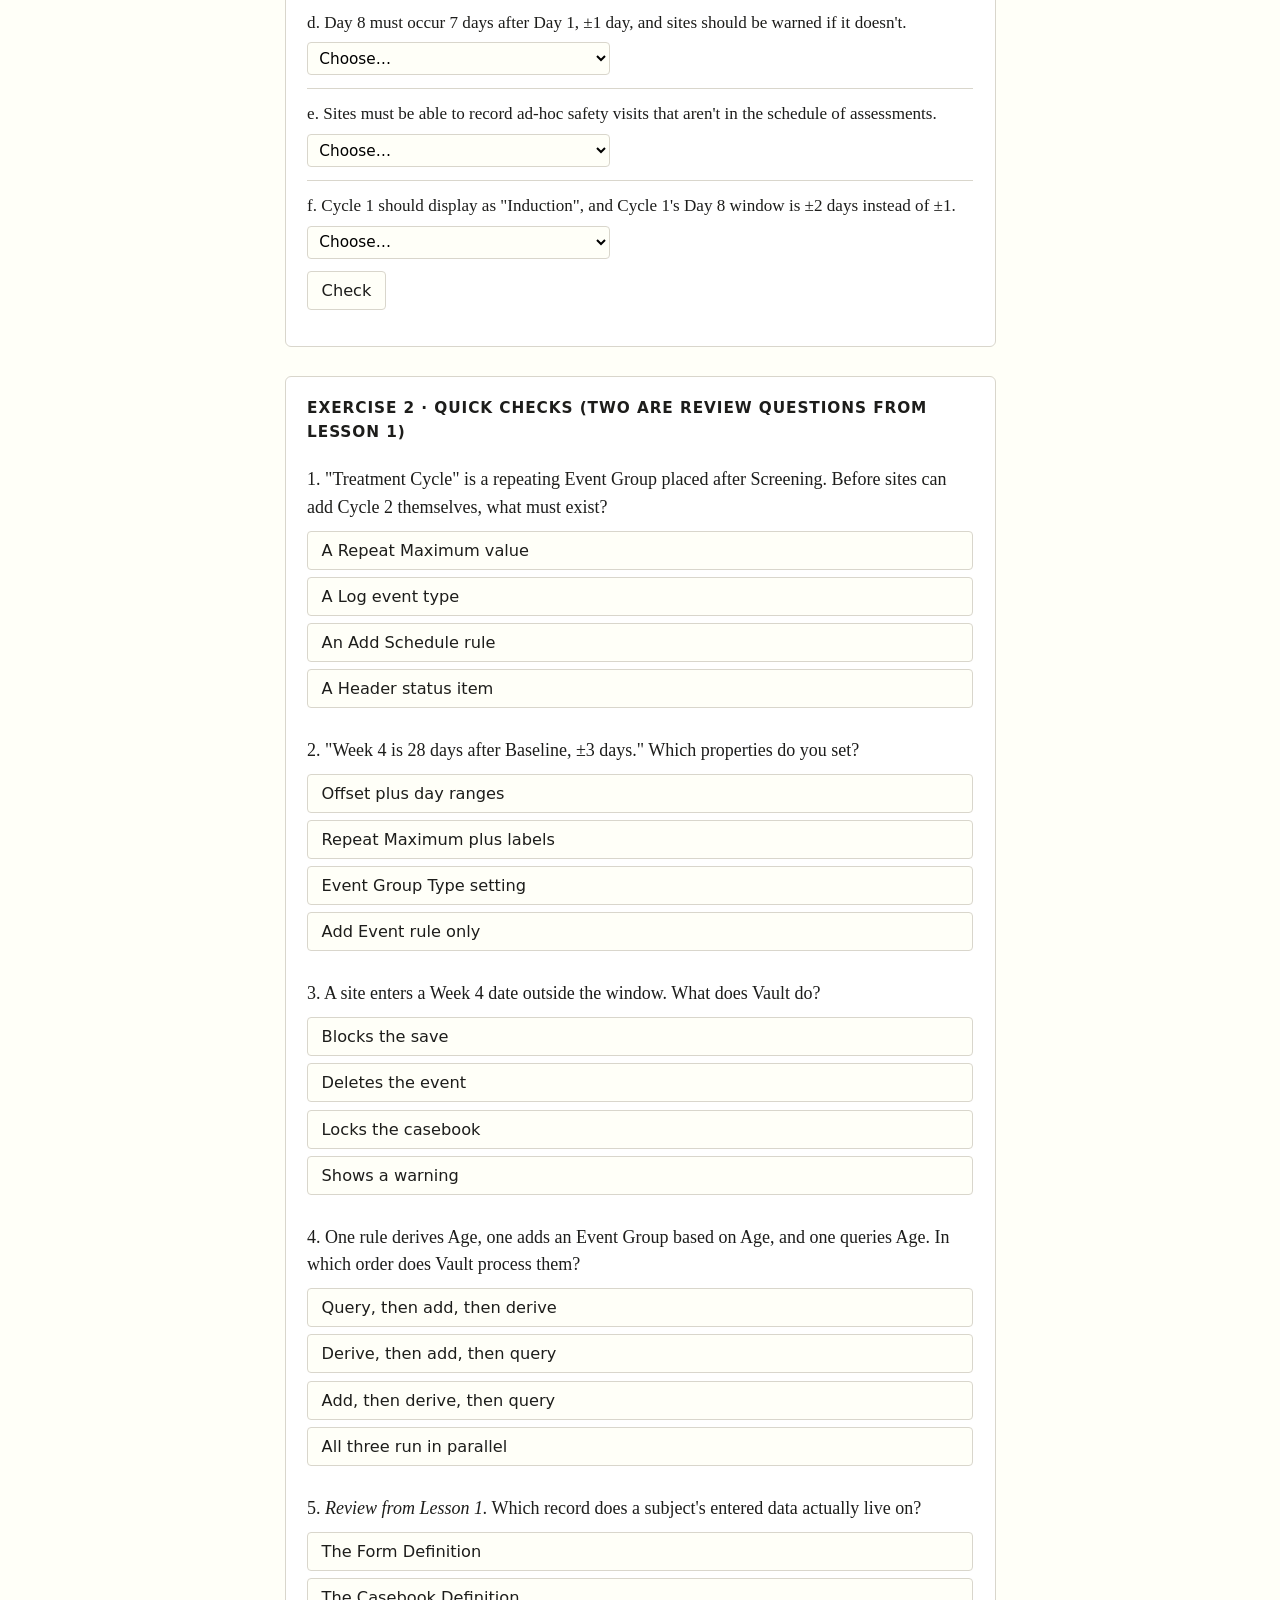
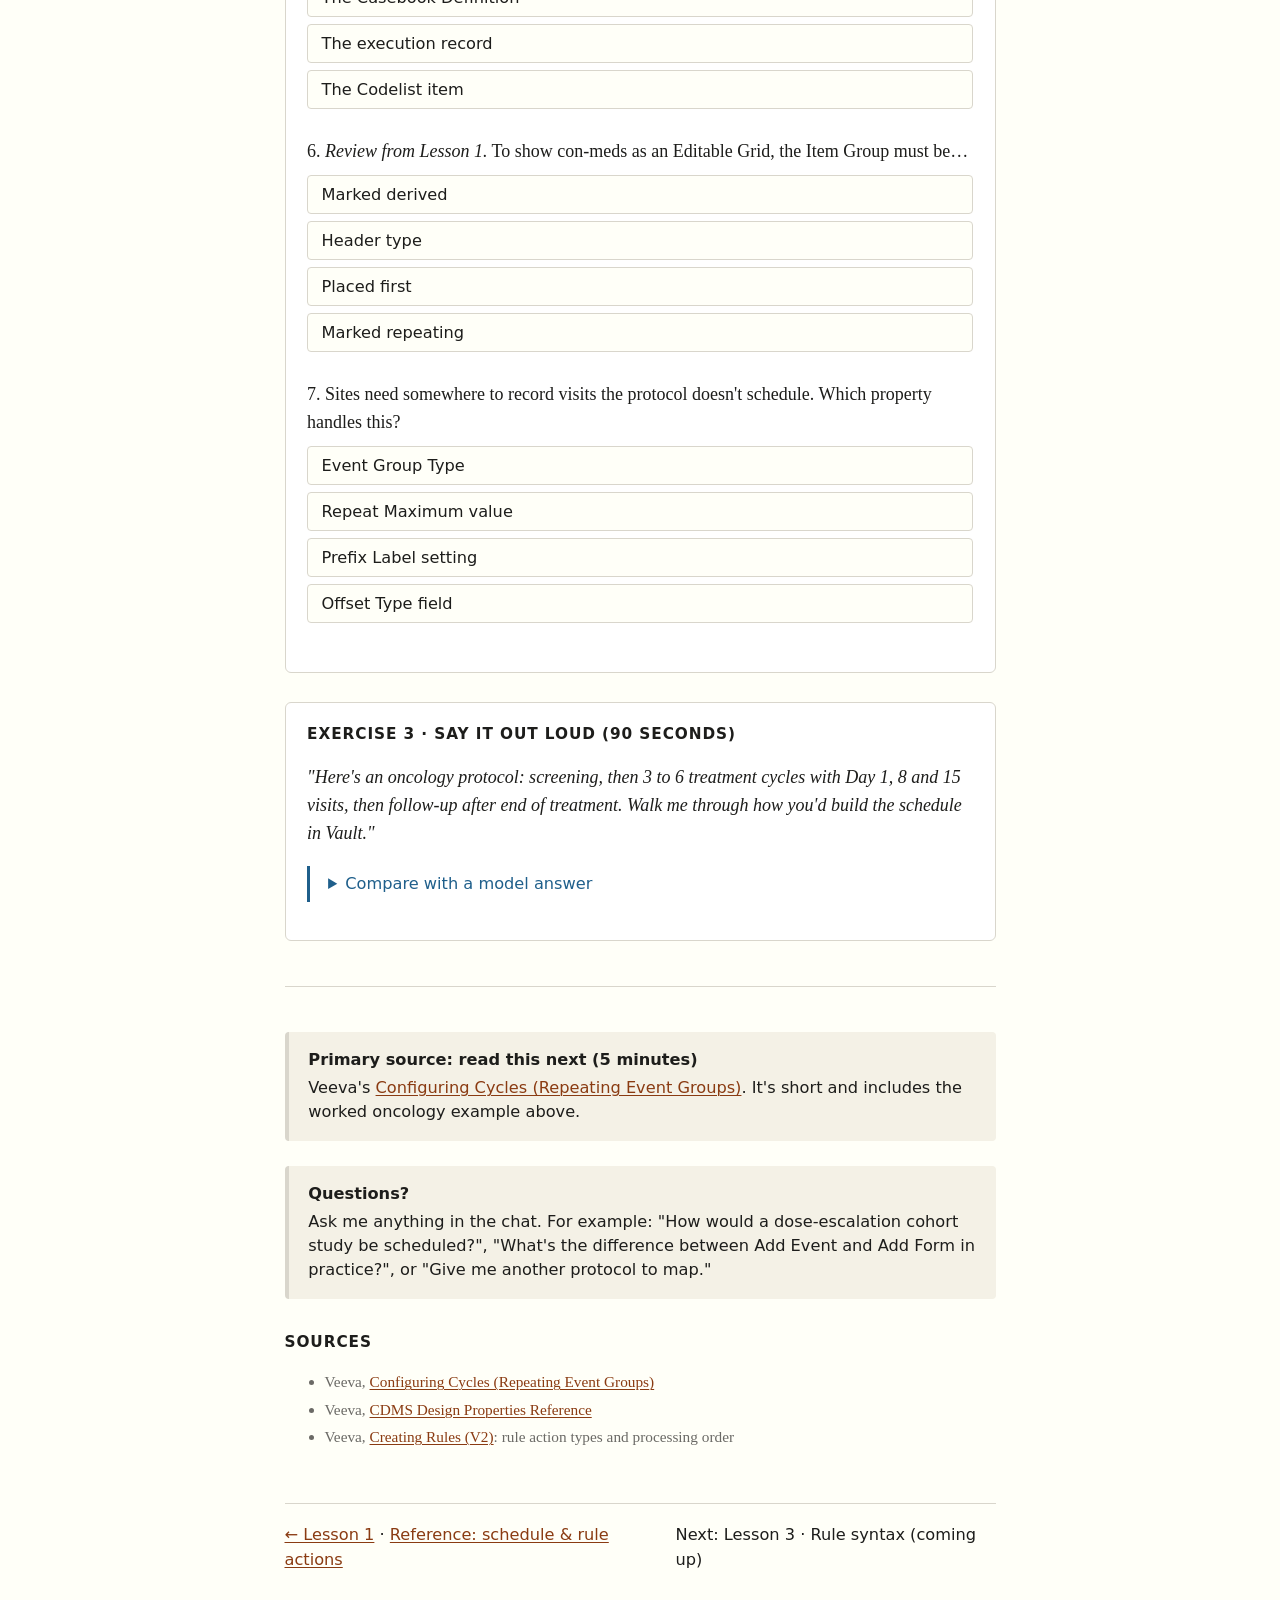
<file: lessons/0002-building-the-schedule.html>
<!DOCTYPE html>
<html lang="en">
<head>
<meta charset="utf-8">
<meta name="viewport" content="width=device-width, initial-scale=1">
<title>Lesson 2 · Building the schedule</title>
<link rel="stylesheet" href="../assets/course.css">
</head>
<body>
<main>

<p class="kicker">Vault EDC study build · Lesson 2 of 6 · ~20 minutes</p>
<h1>Building the schedule</h1>
<p class="subtitle">How visits get their timing, how phases appear on their own, and how cycles repeat.</p>

<div class="mission">
  <strong>Why this matters for the interview</strong>
  Expect a scenario question like "Here's an oncology protocol. How would you build the schedule?" Today's win: turn any protocol schedule of assessments into Vault schedule features (windows, unscheduled groups, cycles and dynamic rules) and explain why each one is there.
</div>

<p>Recap from <a href="0001-vault-design-hierarchy.html">Lesson 1</a>: the schedule is <span class="v">Event Groups</span> → <span class="v">Events</span> → <span class="v">Forms</span>, and only the first Event Group appears in a new casebook by itself. Today we fill in the rest.</p>

<h2>1 · What kind of visit is it?</h2>

<p>Two properties classify the schedule:<a class="cite" href="https://clinicaldata.veevavault.help/en/lr/edc/studio/design-properties-reference/">Veeva</a></p>
<table>
<thead><tr><th>Property</th><th>On</th><th>Values</th></tr></thead>
<tbody>
<tr><td><strong>Event Group Type</strong></td><td>Event Group</td><td><code>EDC</code> (the default, meaning <em>scheduled</em>) or <em>Unscheduled</em>, for ad-hoc visits the protocol doesn't plan</td></tr>
<tr><td><strong>Event Type</strong></td><td>Event</td><td><code>EDC</code>, <code>Screened</code>, <code>Enrolled</code>, <code>Log</code></td></tr>
</tbody>
</table>
<p>One trap here: "Don't mark <em>Log</em>-type <em>Event Groups</em> as <em>Repeating</em>." Doing that causes a publishing validation error, and the design won't deploy.<a class="cite" href="https://clinicaldata.veevavault.help/en/lr/study-designers/configuring-cycles/">Veeva</a></p>

<h2>2 · When is the visit due? Event windows</h2>

<p>Each Event gets a <em>Planned Date</em> from three properties:<a class="cite" href="https://clinicaldata.veevavault.help/en/lr/edc/studio/design-properties-reference/">Veeva</a></p>
<ul>
  <li><strong>Offset Type</strong>: count from a <em>Specific Event</em>, from the <em>Previous Event</em>, or choose <em>None</em> for no window.</li>
  <li><strong>Offset Days</strong> (+ Offset Event Group / Event): how many days after that anchor the visit is due.</li>
  <li><strong>Day Range Early / Day Range Late</strong>: widen the single date into a window.</li>
</ul>
<p>So "Week 4 is 28 days after Baseline, ±3 days" becomes: Offset Type = Specific Event (Baseline), Offset Days = 28, Day Range Early = 3, Day Range Late = 3. If a site enters an Event Date outside the window, <strong>Vault shows a warning</strong>. It doesn't block the save.<a class="cite" href="https://clinicaldata.veevavault.help/en/lr/edc/studio/design-properties-reference/">Veeva</a></p>

<h2>3 · How do phases appear? Dynamic rules</h2>

<p>Three rule actions build the schedule as the data comes in:<a class="cite" href="https://clinicaldata.veevavault.help/en/lr/study-designers/rules/">Veeva</a></p>
<table>
<thead><tr><th>Rule action</th><th>When the expression is true, Vault…</th><th>Typical use</th></tr></thead>
<tbody>
<tr><td><span class="v">Add Event Group</span></td><td>adds the Event Group to the casebook schedule</td><td>Show Treatment once eligibility is confirmed. Show Follow-up after End of Treatment.</td></tr>
<tr><td><span class="v">Add Event</span></td><td>adds the Event</td><td>Add an extra visit only for certain subjects</td></tr>
<tr><td><span class="v">Add Form</span></td><td>adds the Form</td><td>Add a pregnancy test only for females of childbearing potential</td></tr>
</tbody>
</table>
<p>Veeva's docs call these "dynamic rules" and "Add Schedule-type" rules.<a class="cite" href="https://clinicaldata.veevavault.help/en/lr/study-designers/configuring-cycles/">Veeva</a> Your Lesson 1 analogue: Rave's add-matrix / add-folder edit checks.</p>

<h3>Processing order: a good detail to mention in an interview</h3>
<p>After a site completes a Form, Vault runs rules by action type in this order:<a class="cite" href="https://clinicaldata.veevavault.help/en/lr/study-designers/rules/">Veeva</a></p>
<ol>
  <li><strong>Set Item Value / Set Derived Value</strong></li>
  <li><strong>Dynamic rules</strong>: Add Event Group, Add Event, Add Form</li>
  <li><strong>Query</strong></li>
</ol>
<p>The reason, in Veeva's words, is so "any Query-type rules that are affected by derived values or any added <em>Event Groups</em>, <em>Events</em>, and <em>Forms</em> can be processed with all expected data present."</p>

<h2>4 · Cycles: repeating Event Groups</h2>

<p>Tick <strong>Repeating</strong> on an Event Group, and optionally set a <strong>Repeat Maximum</strong>. Each repetition is a <em>sequence</em>.<a class="cite" href="https://clinicaldata.veevavault.help/en/lr/study-designers/configuring-cycles/">Veeva</a> Then:</p>
<ul>
  <li><strong>You still need a rule for the first one.</strong> "You must create at least one <em>Add Schedule</em>-type rule to add the first repeating <em>Event Group</em> sequence to a <em>Casebook</em>. Data entry users will be able to add subsequent event groups manually." Sites can't go past the Repeat Maximum.</li>
  <li><strong>Labels.</strong> <em>Prefix Label in Related Events</em> is ticked by default, so visits read "Cycle (1) - Visit 1", "Cycle (2) - Visit 1", and so on. <em>Repeating Event Overrides</em> let you give each sequence its own label <em>and its own window</em>.</li>
  <li><strong>Rules across sequences.</strong> Use <code>[2]</code> for a specific sequence, or <code>[-1]</code> / <code>[+1]</code> for the previous or next one with <code>@</code> identifiers, e.g. <code>@EventGroup[-1].Visit1.event_date__v</code>.<a class="cite" href="https://clinicaldata.veevavault.help/en/lr/study-designers/rules/">Veeva</a> Lesson 3 covers rule syntax properly.</li>
</ul>

<div class="note">
  <strong>Veeva's own worked example</strong>
  A treatment cycle that subjects complete 3 to 6 times: one repeating Event Group labelled "Treatment Cycle", Repeat Maximum = 6, with Events <em>Day 1</em> (treatment), <em>Day 8</em> and <em>Day 15</em> (follow-up), each holding its Forms. Add one Add Schedule-type rule to surface the first sequence. Sites add cycles 2 to 6 as needed.<a class="cite" href="https://clinicaldata.veevavault.help/en/lr/study-designers/configuring-cycles/">Veeva</a> Using separate non-repeating groups instead would mean "a large amount of duplicate work" and confused sites.
</div>

<hr>

<h2>Practice</h2>

<div class="exercise match" data-options="Repeating Event Group|Add Event Group rule|Add Form rule|Event window (offset + day range)|Unscheduled Event Group|Repeating Event Overrides">
  <h3>Exercise 1 · Protocol → Vault feature</h3>
  <p>You've been handed this protocol. Pick the Vault feature that implements each requirement.</p>
  <div class="m-row" data-answer="Repeating Event Group">a. Subjects receive 3–6 chemotherapy cycles, each with Day 1, Day 8 and Day 15 visits.</div>
  <div class="m-row" data-answer="Add Event Group rule">b. The Follow-up phase must appear only once the End of Treatment form records that the subject completed treatment.</div>
  <div class="m-row" data-answer="Add Form rule">c. A pregnancy test form is collected only for females of childbearing potential.</div>
  <div class="m-row" data-answer="Event window (offset + day range)">d. Day 8 must occur 7 days after Day 1, ±1 day, and sites should be warned if it doesn't.</div>
  <div class="m-row" data-answer="Unscheduled Event Group">e. Sites must be able to record ad-hoc safety visits that aren't in the schedule of assessments.</div>
  <div class="m-row" data-answer="Repeating Event Overrides">f. Cycle 1 should display as "Induction", and Cycle 1's Day 8 window is ±2 days instead of ±1.</div>
</div>
<script src="../assets/match.js"></script>

<div class="exercise quiz">
  <h3>Exercise 2 · Quick checks (two are review questions from Lesson 1)</h3>

  <div class="q" data-answer="2">
    <p class="q-stem">1. "Treatment Cycle" is a repeating Event Group placed after Screening. Before sites can add Cycle 2 themselves, what must exist?</p>
    <div class="q-opts">
      <button class="opt">A Repeat Maximum value</button>
      <button class="opt">A Log event type</button>
      <button class="opt">An Add Schedule rule</button>
      <button class="opt">A Header status item</button>
    </div>
    <p class="why">The first sequence is added by an Add Schedule-type rule (e.g. Add Event Group). After that, sites add sequences manually. Repeat Maximum is optional and only caps the number.</p>
  </div>

  <div class="q" data-answer="0">
    <p class="q-stem">2. "Week 4 is 28 days after Baseline, ±3 days." Which properties do you set?</p>
    <div class="q-opts">
      <button class="opt">Offset plus day ranges</button>
      <button class="opt">Repeat Maximum plus labels</button>
      <button class="opt">Event Group Type setting</button>
      <button class="opt">Add Event rule only</button>
    </div>
    <p class="why">Offset Type = Specific Event (Baseline), Offset Days = 28, Day Range Early/Late = 3.</p>
  </div>

  <div class="q" data-answer="3">
    <p class="q-stem">3. A site enters a Week 4 date outside the window. What does Vault do?</p>
    <div class="q-opts">
      <button class="opt">Blocks the save</button>
      <button class="opt">Deletes the event</button>
      <button class="opt">Locks the casebook</button>
      <button class="opt">Shows a warning</button>
    </div>
    <p class="why">Out-of-window dates trigger a warning. The data still saves.</p>
  </div>

  <div class="q" data-answer="1">
    <p class="q-stem">4. One rule derives Age, one adds an Event Group based on Age, and one queries Age. In which order does Vault process them?</p>
    <div class="q-opts">
      <button class="opt">Query, then add, then derive</button>
      <button class="opt">Derive, then add, then query</button>
      <button class="opt">Add, then derive, then query</button>
      <button class="opt">All three run in parallel</button>
    </div>
    <p class="why">Set/Derived values first, then dynamic rules, then queries, so queries see complete data.</p>
  </div>

  <div class="q" data-answer="2">
    <p class="q-stem">5. <em>Review from Lesson 1.</em> Which record does a subject's entered data actually live on?</p>
    <div class="q-opts">
      <button class="opt">The Form Definition</button>
      <button class="opt">The Casebook Definition</button>
      <button class="opt">The execution record</button>
      <button class="opt">The Codelist item</button>
    </div>
    <p class="why">Definitions are the template. Vault copies them into execution records in each casebook, and the data lives there.</p>
  </div>

  <div class="q" data-answer="3">
    <p class="q-stem">6. <em>Review from Lesson 1.</em> To show con-meds as an Editable Grid, the Item Group must be…</p>
    <div class="q-opts">
      <button class="opt">Marked derived</button>
      <button class="opt">Header type</button>
      <button class="opt">Placed first</button>
      <button class="opt">Marked repeating</button>
    </div>
    <p class="why">Grid display formats are available only for repeating Item Groups.</p>
  </div>

  <div class="q" data-answer="0">
    <p class="q-stem">7. Sites need somewhere to record visits the protocol doesn't schedule. Which property handles this?</p>
    <div class="q-opts">
      <button class="opt">Event Group Type</button>
      <button class="opt">Repeat Maximum value</button>
      <button class="opt">Prefix Label setting</button>
      <button class="opt">Offset Type field</button>
    </div>
    <p class="why">Set Event Group Type to Unscheduled. The default, EDC, means scheduled.</p>
  </div>
</div>
<script src="../assets/quiz.js"></script>

<div class="exercise">
  <h3>Exercise 3 · Say it out loud (90 seconds)</h3>
  <p><em>"Here's an oncology protocol: screening, then 3 to 6 treatment cycles with Day 1, 8 and 15 visits, then follow-up after end of treatment. Walk me through how you'd build the schedule in Vault."</em></p>
  <details>
    <summary>Compare with a model answer</summary>
    <p>"I'd create three Event Groups. Screening is first, so it surfaces automatically. Treatment Cycle is a repeating Event Group with Repeat Maximum 6 and Events Day 1, Day 8 and Day 15. Each Event carries a window: Day 8 offset 7 days from Day 1 with a day range of, say, ±1, so sites get an out-of-window warning. I'd write an Add Event Group rule to add the first cycle once eligibility is confirmed on the screening forms. After that, sites add cycles 2 to 6 themselves, and the cap stops a seventh. Follow-up gets its own Add Event Group rule, triggered from the End of Treatment form. I'd also add an Unscheduled Event Group for ad-hoc visits, and conditional forms such as pregnancy tests would use Add Form rules. Because derivations run before dynamic rules and queries, anything like a derived eligibility flag is ready before the schedule rules fire."</p>
    <p class="sources">Check: repeating Event Group + Repeat Maximum · Add Schedule rule for the first sequence · windows with offset + day ranges (warning, not block) · Add Event Group for follow-up · Unscheduled group. Bonus: processing order.</p>
  </details>
</div>

<hr>

<div class="note">
  <strong>Primary source: read this next (5 minutes)</strong>
  Veeva's <a href="https://clinicaldata.veevavault.help/en/lr/study-designers/configuring-cycles/">Configuring Cycles (Repeating Event Groups)</a>. It's short and includes the worked oncology example above.
</div>

<div class="note">
  <strong>Questions?</strong>
  Ask me anything in the chat. For example: "How would a dose-escalation cohort study be scheduled?", "What's the difference between Add Event and Add Form in practice?", or "Give me another protocol to map."
</div>

<h3>Sources</h3>
<ul class="sources">
  <li>Veeva, <a href="https://clinicaldata.veevavault.help/en/lr/study-designers/configuring-cycles/">Configuring Cycles (Repeating Event Groups)</a></li>
  <li>Veeva, <a href="https://clinicaldata.veevavault.help/en/lr/edc/studio/design-properties-reference/">CDMS Design Properties Reference</a></li>
  <li>Veeva, <a href="https://clinicaldata.veevavault.help/en/lr/study-designers/rules/">Creating Rules (V2)</a>: rule action types and processing order</li>
</ul>

<nav class="next">
  <span><a href="0001-vault-design-hierarchy.html">← Lesson 1</a> · <a href="../reference/schedule-and-rule-actions.html">Reference: schedule &amp; rule actions</a></span>
  <span>Next: Lesson 3 · Rule syntax (coming up)</span>
</nav>

</main>
</body>
</html>
</file>
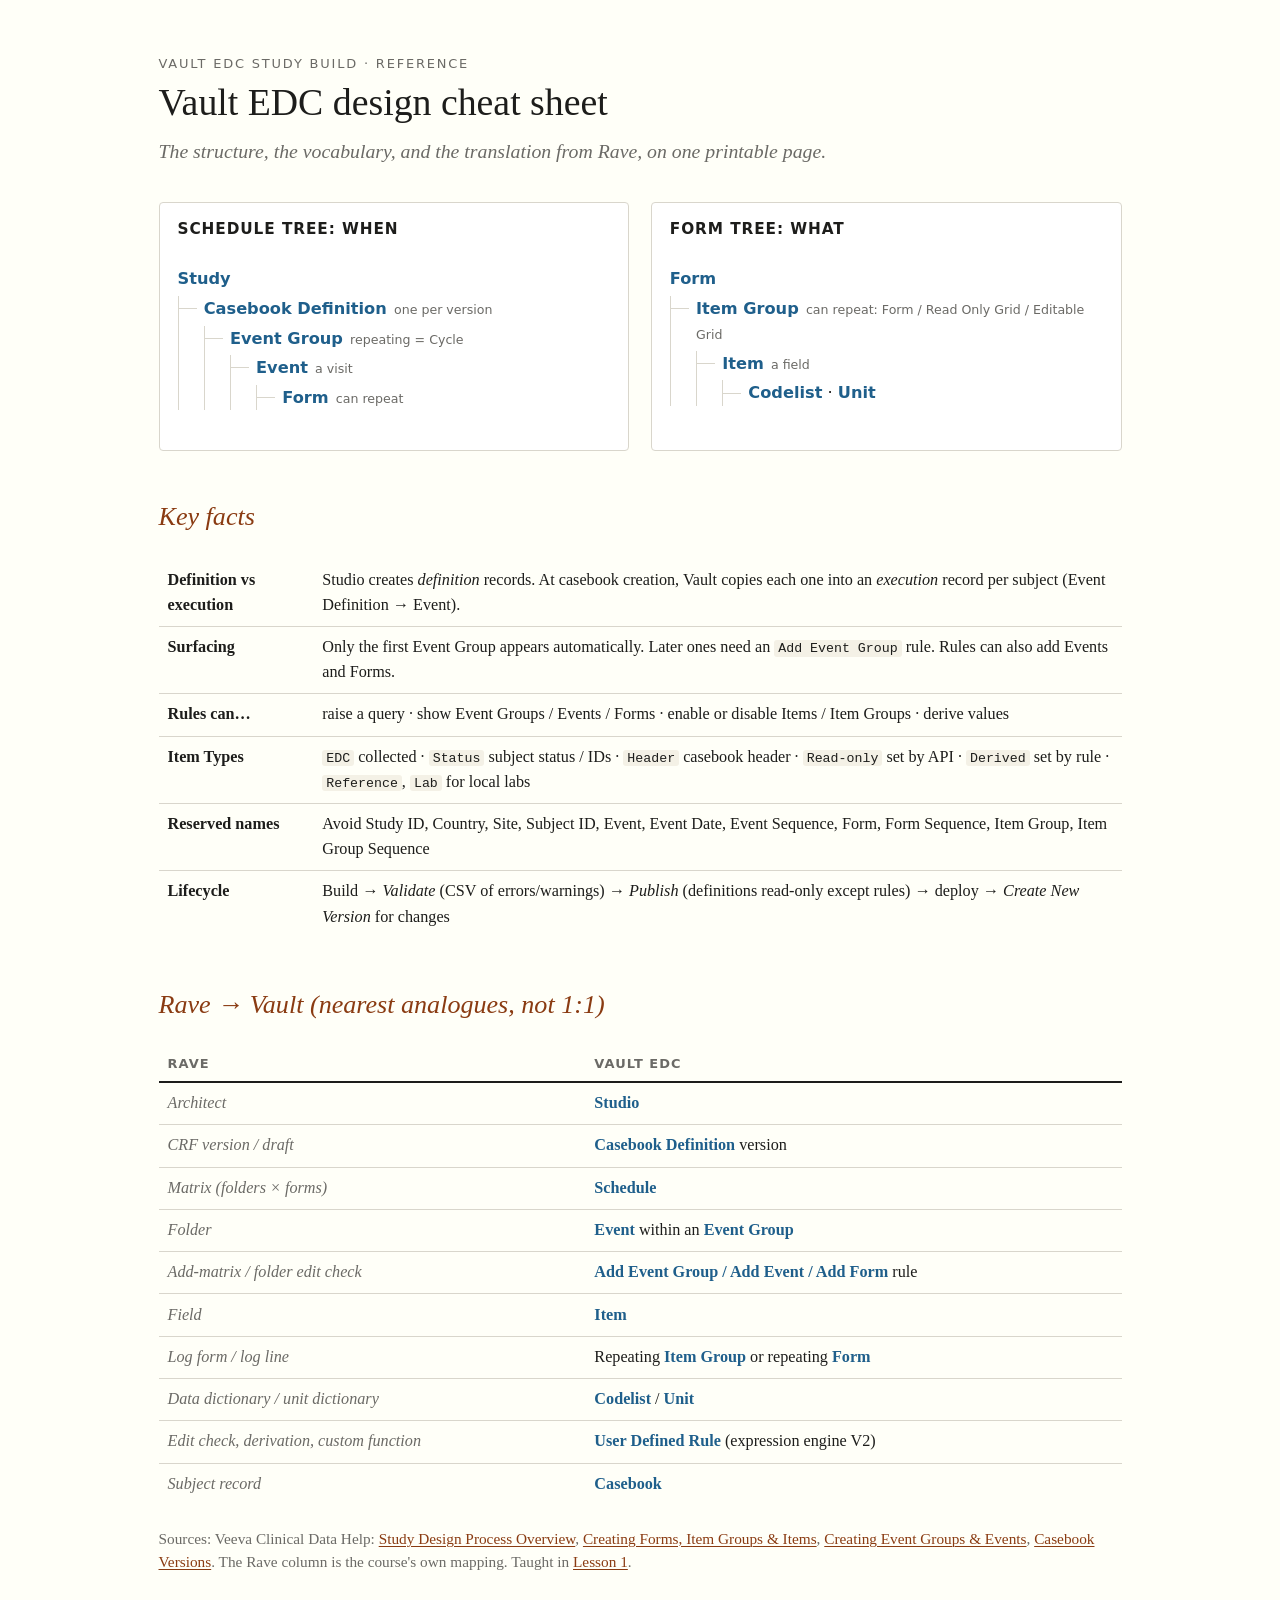
<file: reference/rave-to-vault.html>
<!DOCTYPE html>
<html lang="en">
<head>
<meta charset="utf-8">
<meta name="viewport" content="width=device-width, initial-scale=1">
<title>Reference · Vault EDC design cheat sheet</title>
<link rel="stylesheet" href="../assets/course.css">
</head>
<body>
<main class="wide">
<p class="kicker">Vault EDC study build · Reference</p>
<h1>Vault EDC design cheat sheet</h1>
<p class="subtitle">The structure, the vocabulary, and the translation from Rave, on one printable page.</p>

<div class="split">
<div>
<h3>Schedule tree: when</h3>
<ul class="tree">
  <li><span class="v">Study</span>
    <ul><li><span class="v">Casebook Definition</span><span class="tag">one per version</span>
      <ul><li><span class="v">Event Group</span><span class="tag">repeating = Cycle</span>
        <ul><li><span class="v">Event</span><span class="tag">a visit</span>
          <ul><li><span class="v">Form</span><span class="tag">can repeat</span></li></ul>
        </li></ul>
      </li></ul>
    </li></ul>
  </li>
</ul>
</div>
<div>
<h3>Form tree: what</h3>
<ul class="tree">
  <li><span class="v">Form</span>
    <ul><li><span class="v">Item Group</span><span class="tag">can repeat: Form / Read Only Grid / Editable Grid</span>
      <ul><li><span class="v">Item</span><span class="tag">a field</span>
        <ul><li><span class="v">Codelist</span> · <span class="v">Unit</span></li></ul>
      </li></ul>
    </li></ul>
  </li>
</ul>
</div>
</div>

<h2>Key facts</h2>
<table>
<tbody>
<tr><td><strong>Definition vs execution</strong></td><td>Studio creates <em>definition</em> records. At casebook creation, Vault copies each one into an <em>execution</em> record per subject (Event Definition → Event).</td></tr>
<tr><td><strong>Surfacing</strong></td><td>Only the first Event Group appears automatically. Later ones need an <code>Add Event Group</code> rule. Rules can also add Events and Forms.</td></tr>
<tr><td><strong>Rules can…</strong></td><td>raise a query · show Event Groups / Events / Forms · enable or disable Items / Item Groups · derive values</td></tr>
<tr><td><strong>Item Types</strong></td><td><code>EDC</code> collected · <code>Status</code> subject status / IDs · <code>Header</code> casebook header · <code>Read-only</code> set by API · <code>Derived</code> set by rule · <code>Reference</code>, <code>Lab</code> for local labs</td></tr>
<tr><td><strong>Reserved names</strong></td><td>Avoid Study ID, Country, Site, Subject ID, Event, Event Date, Event Sequence, Form, Form Sequence, Item Group, Item Group Sequence</td></tr>
<tr><td><strong>Lifecycle</strong></td><td>Build → <em>Validate</em> (CSV of errors/warnings) → <em>Publish</em> (definitions read-only except rules) → deploy → <em>Create New Version</em> for changes</td></tr>
</tbody>
</table>

<h2>Rave → Vault (nearest analogues, not 1:1)</h2>
<table>
<thead><tr><th>Rave</th><th>Vault EDC</th></tr></thead>
<tbody>
<tr><td class="o">Architect</td><td><span class="v">Studio</span></td></tr>
<tr><td class="o">CRF version / draft</td><td><span class="v">Casebook Definition</span> version</td></tr>
<tr><td class="o">Matrix (folders × forms)</td><td><span class="v">Schedule</span></td></tr>
<tr><td class="o">Folder</td><td><span class="v">Event</span> within an <span class="v">Event Group</span></td></tr>
<tr><td class="o">Add-matrix / folder edit check</td><td><span class="v">Add Event Group / Add Event / Add Form</span> rule</td></tr>
<tr><td class="o">Field</td><td><span class="v">Item</span></td></tr>
<tr><td class="o">Log form / log line</td><td>Repeating <span class="v">Item Group</span> or repeating <span class="v">Form</span></td></tr>
<tr><td class="o">Data dictionary / unit dictionary</td><td><span class="v">Codelist</span> / <span class="v">Unit</span></td></tr>
<tr><td class="o">Edit check, derivation, custom function</td><td><span class="v">User Defined Rule</span> (expression engine V2)</td></tr>
<tr><td class="o">Subject record</td><td><span class="v">Casebook</span></td></tr>
</tbody>
</table>

<p class="sources">Sources: Veeva Clinical Data Help: <a href="https://clinicaldata.veevavault.help/en/lr/study-designers/study-design-process-overview/">Study Design Process Overview</a>, <a href="https://clinicaldata.veevavault.help/en/lr/study-designers/creating-forms/">Creating Forms, Item Groups &amp; Items</a>, <a href="https://clinicaldata.veevavault.help/en/lr/study-designers/creating-events/">Creating Event Groups &amp; Events</a>, <a href="https://clinicaldata.veevavault.help/en/lr/study-designers/casebook-versions/">Casebook Versions</a>. The Rave column is the course's own mapping. Taught in <a href="../lessons/0001-vault-design-hierarchy.html">Lesson 1</a>.</p>
</main>
</body>
</html>
</file>
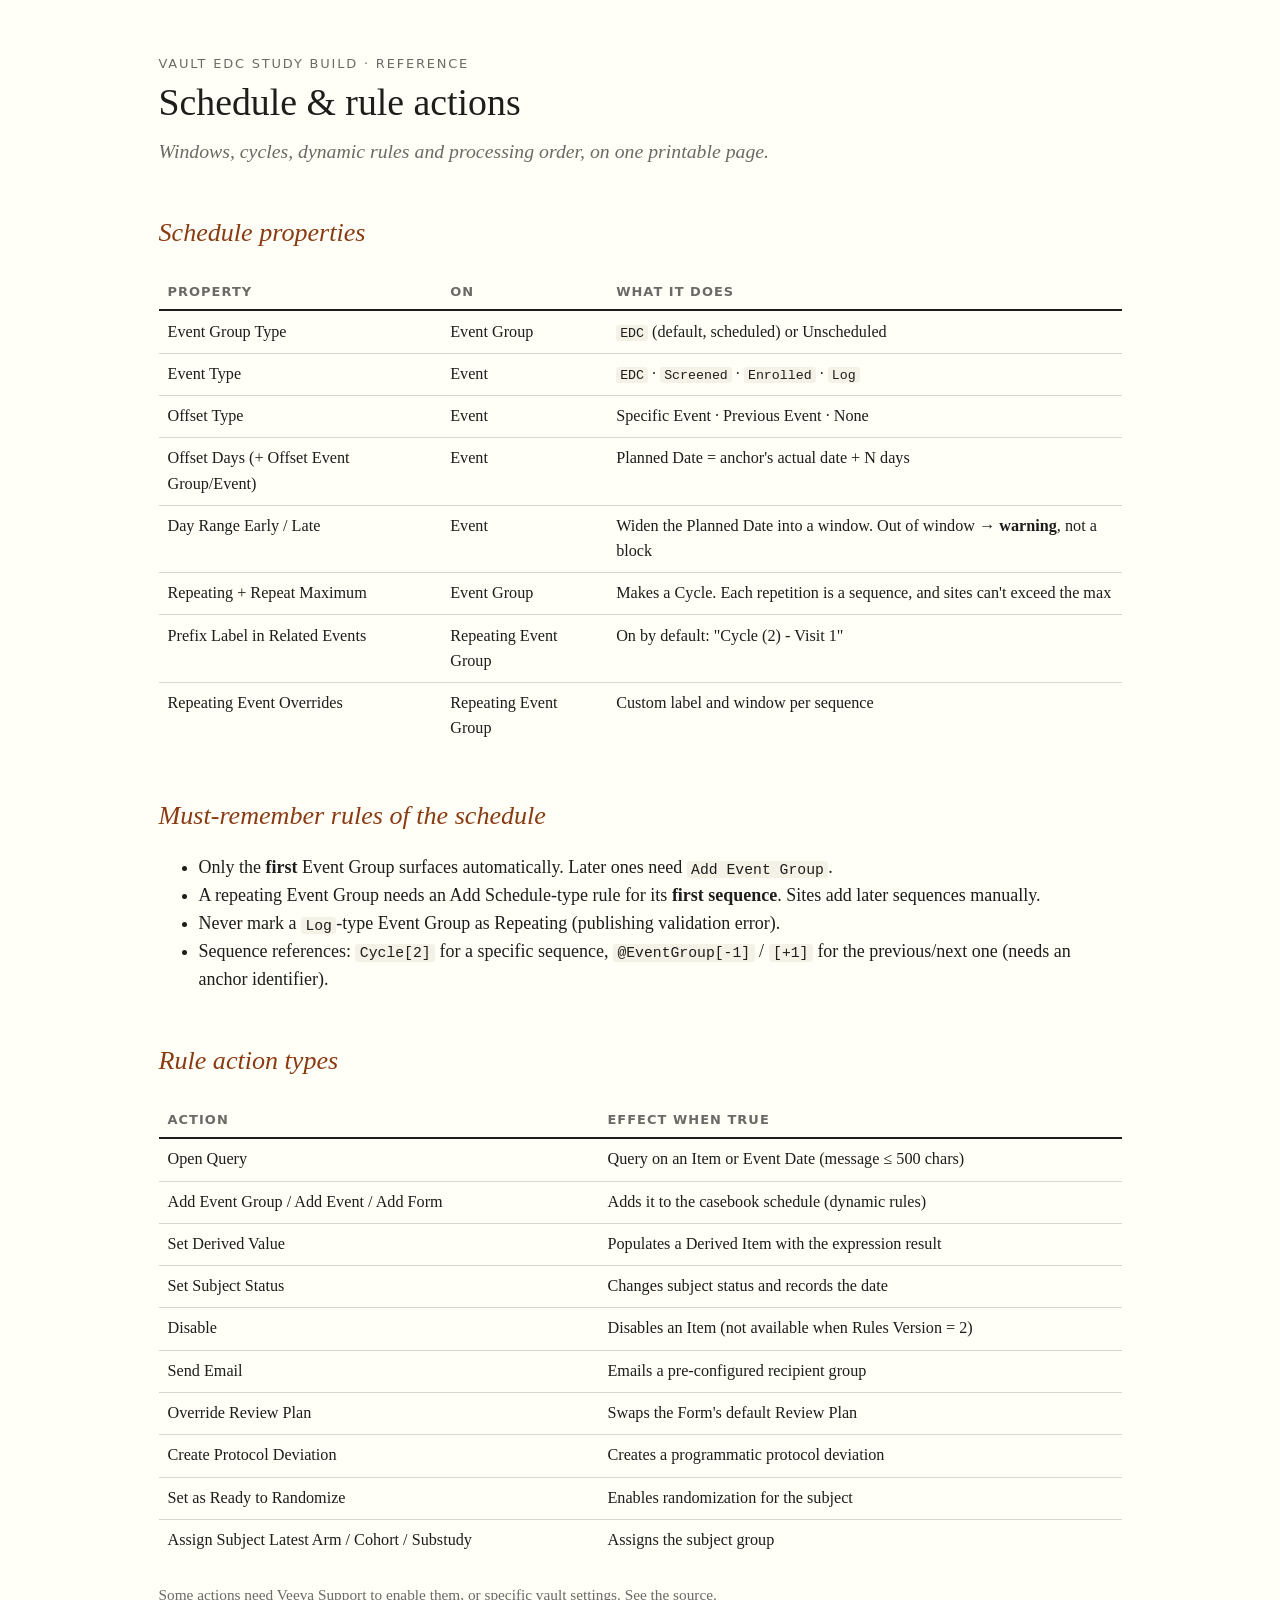
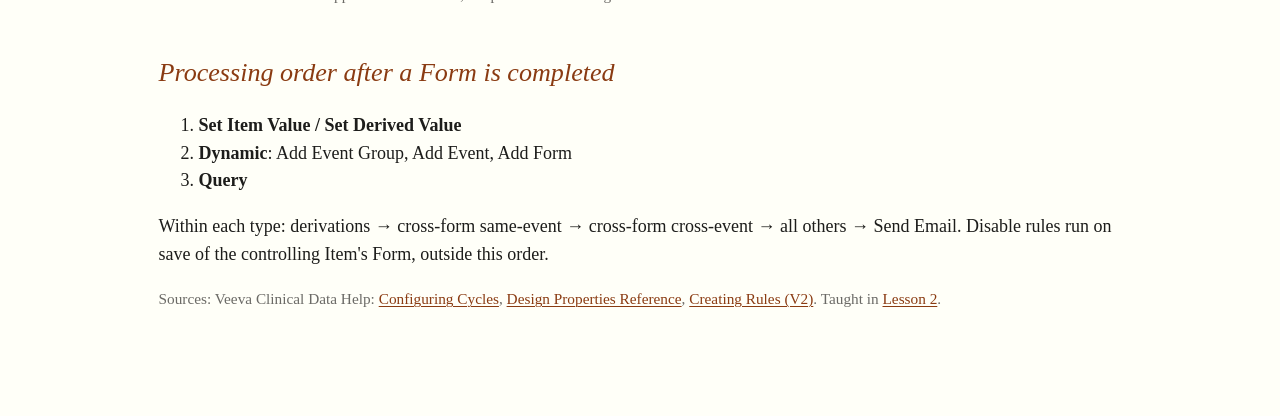
<file: reference/schedule-and-rule-actions.html>
<!DOCTYPE html>
<html lang="en">
<head>
<meta charset="utf-8">
<meta name="viewport" content="width=device-width, initial-scale=1">
<title>Reference · Schedule & rule actions</title>
<link rel="stylesheet" href="../assets/course.css">
</head>
<body>
<main class="wide">
<p class="kicker">Vault EDC study build · Reference</p>
<h1>Schedule &amp; rule actions</h1>
<p class="subtitle">Windows, cycles, dynamic rules and processing order, on one printable page.</p>

<h2>Schedule properties</h2>
<table>
<thead><tr><th>Property</th><th>On</th><th>What it does</th></tr></thead>
<tbody>
<tr><td>Event Group Type</td><td>Event Group</td><td><code>EDC</code> (default, scheduled) or Unscheduled</td></tr>
<tr><td>Event Type</td><td>Event</td><td><code>EDC</code> · <code>Screened</code> · <code>Enrolled</code> · <code>Log</code></td></tr>
<tr><td>Offset Type</td><td>Event</td><td>Specific Event · Previous Event · None</td></tr>
<tr><td>Offset Days (+ Offset Event Group/Event)</td><td>Event</td><td>Planned Date = anchor's actual date + N days</td></tr>
<tr><td>Day Range Early / Late</td><td>Event</td><td>Widen the Planned Date into a window. Out of window → <strong>warning</strong>, not a block</td></tr>
<tr><td>Repeating + Repeat Maximum</td><td>Event Group</td><td>Makes a Cycle. Each repetition is a sequence, and sites can't exceed the max</td></tr>
<tr><td>Prefix Label in Related Events</td><td>Repeating Event Group</td><td>On by default: "Cycle (2) - Visit 1"</td></tr>
<tr><td>Repeating Event Overrides</td><td>Repeating Event Group</td><td>Custom label and window per sequence</td></tr>
</tbody>
</table>

<h2>Must-remember rules of the schedule</h2>
<ul>
  <li>Only the <strong>first</strong> Event Group surfaces automatically. Later ones need <code>Add Event Group</code>.</li>
  <li>A repeating Event Group needs an Add Schedule-type rule for its <strong>first sequence</strong>. Sites add later sequences manually.</li>
  <li>Never mark a <code>Log</code>-type Event Group as Repeating (publishing validation error).</li>
  <li>Sequence references: <code>Cycle[2]</code> for a specific sequence, <code>@EventGroup[-1]</code> / <code>[+1]</code> for the previous/next one (needs an anchor identifier).</li>
</ul>

<h2>Rule action types</h2>
<table>
<thead><tr><th>Action</th><th>Effect when true</th></tr></thead>
<tbody>
<tr><td>Open Query</td><td>Query on an Item or Event Date (message ≤ 500 chars)</td></tr>
<tr><td>Add Event Group / Add Event / Add Form</td><td>Adds it to the casebook schedule (dynamic rules)</td></tr>
<tr><td>Set Derived Value</td><td>Populates a Derived Item with the expression result</td></tr>
<tr><td>Set Subject Status</td><td>Changes subject status and records the date</td></tr>
<tr><td>Disable</td><td>Disables an Item (not available when Rules Version = 2)</td></tr>
<tr><td>Send Email</td><td>Emails a pre-configured recipient group</td></tr>
<tr><td>Override Review Plan</td><td>Swaps the Form's default Review Plan</td></tr>
<tr><td>Create Protocol Deviation</td><td>Creates a programmatic protocol deviation</td></tr>
<tr><td>Set as Ready to Randomize</td><td>Enables randomization for the subject</td></tr>
<tr><td>Assign Subject Latest Arm / Cohort / Substudy</td><td>Assigns the subject group</td></tr>
</tbody>
</table>
<p class="sources">Some actions need Veeva Support to enable them, or specific vault settings. See the source.</p>

<h2>Processing order after a Form is completed</h2>
<ol>
  <li><strong>Set Item Value / Set Derived Value</strong></li>
  <li><strong>Dynamic</strong>: Add Event Group, Add Event, Add Form</li>
  <li><strong>Query</strong></li>
</ol>
<p>Within each type: derivations → cross-form same-event → cross-form cross-event → all others → Send Email. Disable rules run on save of the controlling Item's Form, outside this order.</p>

<p class="sources">Sources: Veeva Clinical Data Help: <a href="https://clinicaldata.veevavault.help/en/lr/study-designers/configuring-cycles/">Configuring Cycles</a>, <a href="https://clinicaldata.veevavault.help/en/lr/edc/studio/design-properties-reference/">Design Properties Reference</a>, <a href="https://clinicaldata.veevavault.help/en/lr/study-designers/rules/">Creating Rules (V2)</a>. Taught in <a href="../lessons/0002-building-the-schedule.html">Lesson 2</a>.</p>
</main>
</body>
</html>
</file>
<file: assets/course.css>
/* Vault EDC course — shared stylesheet. Every lesson and reference doc links this. */
:root {
  --ink: #1d1d1b;
  --muted: #6b6a66;
  --paper: #fffff8;
  --rule: #d9d6cc;
  --accent: #8a3b12;      /* rust: headings, links */
  --vault: #1f5f8b;       /* blue: Vault-side terms */
  --other: #6b6a66;       /* grey: previous-EDC terms */
  --ok: #2e7d4f;
  --bad: #b3261e;
  --tint: #f4f1e6;
  --serif: "Iowan Old Style", "Palatino Linotype", Palatino, Georgia, "Times New Roman", serif;
  --sans: "Gill Sans", "Gill Sans MT", "Segoe UI", system-ui, sans-serif;
  --mono: "SF Mono", Menlo, Consolas, "Liberation Mono", monospace;
}

* { box-sizing: border-box; }
html { font-size: 18px; }
body {
  margin: 0; background: var(--paper); color: var(--ink);
  font-family: var(--serif); line-height: 1.55;
  counter-reset: sidenote;
}
main { max-width: 42rem; margin: 0 auto; padding: 3rem 1.25rem 5rem; }
main.wide { max-width: 56rem; }

/* Header */
.kicker { font-family: var(--sans); font-size: .72rem; letter-spacing: .14em; text-transform: uppercase; color: var(--muted); margin: 0 0 .4rem; }
h1 { font-weight: 400; font-size: 2.1rem; line-height: 1.15; margin: 0 0 .6rem; }
.subtitle { font-style: italic; color: var(--muted); font-size: 1.1rem; margin: 0 0 2rem; }
h2 { font-weight: 400; font-style: italic; font-size: 1.45rem; color: var(--accent); margin: 2.6rem 0 .6rem; }
h3 { font-family: var(--sans); font-weight: 600; font-size: .85rem; letter-spacing: .06em; text-transform: uppercase; margin: 1.8rem 0 .4rem; }
p, li { hyphens: auto; }
a { color: var(--accent); text-decoration-thickness: 1px; text-underline-offset: 2px; }
code, kbd { font-family: var(--mono); font-size: .82em; background: var(--tint); padding: .05em .3em; border-radius: 3px; }
pre { font-family: var(--mono); font-size: .8rem; background: var(--tint); padding: .9rem 1rem; overflow-x: auto; border-left: 3px solid var(--rule); }
hr { border: 0; border-top: 1px solid var(--rule); margin: 2.5rem 0; }

/* Term colouring */
.v { color: var(--vault); font-weight: 600; }
.o { color: var(--other); font-style: italic; }

/* Callouts */
.win, .note, .mission {
  font-family: var(--sans); font-size: .9rem; line-height: 1.5;
  padding: .9rem 1.1rem; margin: 1.4rem 0; border-radius: 4px;
}
.win { background: #eef5ef; border-left: 4px solid var(--ok); }
.note { background: var(--tint); border-left: 4px solid var(--rule); }
.mission { background: #f3eee8; border-left: 4px solid var(--accent); }
.win strong, .note strong, .mission strong { display: block; margin-bottom: .2rem; }

/* Citations: small superscript links */
.cite { font-family: var(--sans); font-size: .68rem; vertical-align: super; text-decoration: none; margin-left: .1em; }
.cite::before { content: "["; } .cite::after { content: "]"; }

/* Tables */
table { width: 100%; border-collapse: collapse; font-size: .9rem; margin: 1.2rem 0; }
th { font-family: var(--sans); font-size: .72rem; letter-spacing: .08em; text-transform: uppercase; text-align: left; color: var(--muted); border-bottom: 2px solid var(--ink); padding: .4rem .5rem; }
td { border-bottom: 1px solid var(--rule); padding: .45rem .5rem; vertical-align: top; }
tr:last-child td { border-bottom: 0; }

/* Hierarchy tree diagram */
.tree { font-family: var(--sans); font-size: .9rem; margin: 1.4rem 0; padding: 0; list-style: none; }
.tree ul { list-style: none; margin: 0; padding-left: 1.4rem; border-left: 1px solid var(--rule); }
.tree li { margin: .25rem 0; position: relative; }
.tree ul > li::before { content: ""; position: absolute; left: -1.4rem; top: .75em; width: 1rem; border-top: 1px solid var(--rule); }
.tree .tag { font-size: .7rem; color: var(--muted); margin-left: .4rem; }

/* Side-by-side figure */
.split { display: grid; grid-template-columns: 1fr 1fr; gap: 1.2rem; }
.split > div { background: #fff; border: 1px solid var(--rule); border-radius: 4px; padding: .8rem 1rem; }
.split h3 { margin-top: 0; }
@media (max-width: 640px) { .split { grid-template-columns: 1fr; } }

/* Exercises (shared by quiz.js / order.js) */
.exercise { border: 1px solid var(--rule); border-radius: 6px; padding: 1.1rem 1.2rem; margin: 1.6rem 0; background: #fff; }
.exercise > h3:first-child { margin-top: 0; }
.q { margin: 1.2rem 0 1.6rem; }
.q-stem { margin: 0 0 .5rem; }
.q-opts { display: grid; gap: .4rem; }
.opt, .chip, .btn {
  font-family: var(--sans); font-size: .9rem; text-align: left;
  background: var(--paper); color: var(--ink); border: 1px solid var(--rule); border-radius: 4px;
  padding: .5rem .75rem; cursor: pointer;
}
.opt:hover:not(:disabled), .chip:hover:not(:disabled), .btn:hover { border-color: var(--ink); }
.opt.correct { border-color: var(--ok); background: #eef5ef; }
.opt.wrong { border-color: var(--bad); background: #fbeeed; }
.opt:disabled { cursor: default; }
.why { font-family: var(--sans); font-size: .85rem; color: var(--muted); margin: .5rem 0 0; display: none; }
.why.show { display: block; }
.score { font-family: var(--sans); font-weight: 600; margin-top: 1rem; }
.chips { display: flex; flex-wrap: wrap; gap: .4rem; margin: .6rem 0; }
.chip:disabled { opacity: .35; }
.answer-line { font-family: var(--sans); min-height: 2.4rem; padding: .5rem; border: 1px dashed var(--rule); border-radius: 4px; margin: .6rem 0; }
.answer-line span { display: inline-block; margin: .1rem .25rem; }
.answer-line span + span::before { content: "→ "; color: var(--muted); }
.feedback { font-family: var(--sans); font-size: .9rem; margin-top: .5rem; }
.feedback.ok { color: var(--ok); } .feedback.bad { color: var(--bad); }
.btn { display: inline-block; margin-right: .4rem; }

/* Spoken-answer reveal */
details { border-left: 3px solid var(--vault); padding: .3rem 0 .3rem 1rem; margin: 1rem 0; }
summary { font-family: var(--sans); font-size: .9rem; cursor: pointer; color: var(--vault); }

/* Footer nav */
.next { font-family: var(--sans); font-size: .9rem; display: flex; justify-content: space-between; gap: 1rem; border-top: 1px solid var(--rule); padding-top: 1rem; margin-top: 3rem; }
.sources { font-size: .85rem; color: var(--muted); }
.sources li { margin: .2rem 0; }

/* Print: references and lessons should print cleanly */
@media print {
  html { font-size: 11pt; }
  body { background: #fff; }
  main { max-width: none; padding: 0; }
  .exercise, .next, details:not([open]) { display: none; }
  a { color: inherit; text-decoration: none; }
  h2 { break-after: avoid; } table, .tree { break-inside: avoid; }
}

/* Matching exercise (match.js) */
.m-row { font-size: .95rem; padding: .7rem 0; border-bottom: 1px solid var(--rule); }
.m-row:last-of-type { border-bottom: 0; }
.m-select { font-family: var(--sans); font-size: .85rem; margin-top: .35rem; padding: .3rem .4rem; border: 1px solid var(--rule); border-radius: 4px; background: var(--paper); max-width: 100%; }
.m-mark { font-family: var(--sans); font-weight: 600; margin-left: .4rem; }
.m-mark.ok { color: var(--ok); } .m-mark.bad { color: var(--bad); }
</file>
